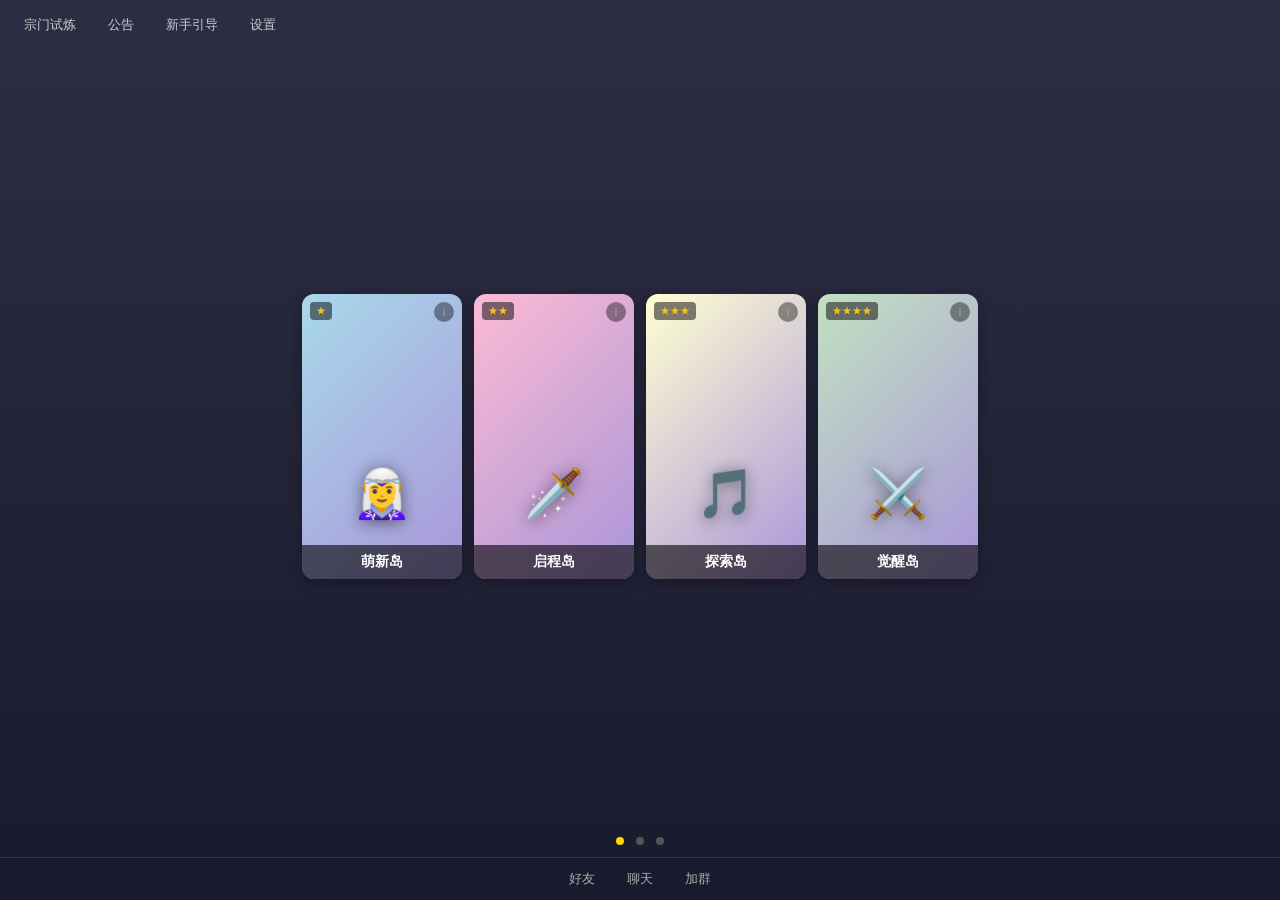
<file: index.html>
<!DOCTYPE html>
<html lang="zh-CN">
<head>
    <meta charset="UTF-8">
    <meta name="viewport" content="width=device-width, initial-scale=1.0, user-scalable=no">
    <title>修仙放置RPG</title>
    <link rel="stylesheet" href="css/style.css">
</head>
<body>
    <!-- Toast通知 -->
    <div id="toast-container"></div>

    <!-- 岛屿选择界面 -->
    <div id="island-select" class="screen active">
        <div class="island-header">
            <div class="header-tabs">
                <span class="tab">宗门试炼</span>
                <span class="tab">公告</span>
                <span class="tab">新手引导</span>
                <span class="tab" id="btn-settings-island">设置</span>
            </div>
        </div>
        <div class="island-cards" id="island-cards"></div>
        <div class="island-dots">
            <span class="dot active"></span>
            <span class="dot"></span>
            <span class="dot"></span>
        </div>
        <div class="island-footer">
            <div class="footer-btn">好友</div>
            <div class="footer-btn">聊天</div>
            <div class="footer-btn">加群</div>
        </div>
    </div>

    <!-- 加载界面 -->
    <div id="loading-screen" class="screen">
        <div class="loading-bg"></div>
        <div class="loading-bar">
            <div class="loading-fill"></div>
            <span class="loading-text">加载中...</span>
        </div>
    </div>

    <!-- 战斗界面 -->
    <div id="battle-screen" class="screen">
        <div class="battle-top">
            <div class="player-panel">
                <div class="player-avatar"><div class="avatar-img"></div></div>
                <div class="player-info">
                    <div class="player-name" id="player-name">修仙者</div>
                    <div class="player-realm" id="player-realm">练气期</div>
                    <div class="hp-bar-wrap">
                        <div class="hp-bar"><div class="hp-fill" id="hp-fill"></div></div>
                        <span class="hp-text" id="hp-text">336/336</span>
                    </div>
                    <div class="player-stats">
                        <div class="stat-row"><span>等级:</span><span id="stat-level">1</span></div>
                        <div class="stat-row"><span>攻击:</span><span id="stat-atk">10</span></div>
                        <div class="stat-row"><span>防御:</span><span id="stat-def">5</span></div>
                        <div class="stat-row"><span>回复:</span><span id="stat-rec">3</span></div>
                        <div class="stat-row"><span>攻速:</span><span id="stat-spd">100%</span></div>
                        <div class="stat-row"><span>回避:</span><span id="stat-eva">5%</span></div>
                        <div class="stat-row"><span>生命:</span><span id="stat-hp">336</span></div>
                    </div>
                </div>
            </div>
            <div class="system-panel">
                <div class="sys-row"><span>每攻击<span id="atk-interval">40</span>次</span><span id="atk-counter">0/40</span></div>
                <div class="sys-row"><span>每回复20次</span><span id="rec-counter">0/20</span></div>
                <div class="sys-row"><span>每20秒</span><span id="time-counter">0/20</span></div>
                <div class="evolve-bar">
                    <span id="evolve-text">1/10级可进化</span>
                    <div class="evolve-progress"><div class="evolve-fill" id="evolve-fill"></div></div>
                </div>
                <div class="gold-bar"><span>💰 <span id="gold-text">0</span></span></div>
                <div class="diamond-bar"><span>💎 <span id="diamond-text">0</span></span></div>
            </div>
        </div>

        <div class="battle-area" id="battle-area">
            <!-- 地图装饰层 -->
            <div class="map-bg" id="map-bg">
                <div class="map-grass"></div>
                <div class="map-path"></div>
                <div class="map-water" id="map-water"></div>
                <div class="map-decor" id="map-decor"></div>
            </div>
            <div class="zone-indicator" id="zone-indicator">
                <span class="zone-name" id="zone-name">灵草地</span>
                <span class="zone-level" id="zone-level">Lv.1</span>
            </div>
            <div class="battle-ground"></div>
            <!-- 攻击范围圈 -->
            <div class="range-circles" id="range-circles">
                <div class="range-circle range-melee"></div>
                <div class="range-circle range-ranged"></div>
            </div>
            <!-- 宝可梦风格角色 -->
            <div class="player-char" id="player-char">
                <div class="char-body">
                    <div class="char-ear char-ear-l"></div>
                    <div class="char-ear char-ear-r"></div>
                    <div class="char-head">
                        <div class="char-eye char-eye-l"></div>
                        <div class="char-eye char-eye-r"></div>
                        <div class="char-mouth"></div>
                        <div class="char-cheek char-cheek-l"></div>
                        <div class="char-cheek char-cheek-r"></div>
                        <div class="char-gem"></div>
                    </div>
                    <div class="char-torso">
                        <div class="char-belly"></div>
                    </div>
                    <div class="char-arm char-arm-l"></div>
                    <div class="char-arm char-arm-r"></div>
                    <div class="char-leg char-leg-l"></div>
                    <div class="char-leg char-leg-r"></div>
                    <div class="char-tail"></div>
                    <div class="char-aura" id="char-aura"></div>
                </div>
                <div class="char-shadow"></div>
            </div>
            <div id="monster-container"></div>
            <div id="float-text-container"></div>
            <div id="projectile-container"></div>
            <div id="particle-container"></div>
            <div id="slash-container"></div>
            <div class="fire-overlay" id="fire-overlay"></div>
            <!-- 虚拟摇杆 -->
            <div class="joystick" id="joystick">
                <div class="joystick-base">
                    <div class="joystick-knob" id="joystick-knob"></div>
                </div>
            </div>
            <div class="move-hint" id="move-hint">WASD / 方向键移动</div>
            <button class="fullscreen-btn" id="btn-fullscreen" title="全屏地图">⛶</button>
            <!-- 小地图 -->
            <div id="minimap"></div>
        </div>

        <div class="battle-bottom">
            <div class="action-bar">
                <div class="action-btn" id="btn-gacha"><div class="btn-icon">?</div><span>抽卡</span></div>
                <div class="action-btn" id="btn-character"><div class="btn-icon">👤</div><span>角色</span></div>
                <div class="action-btn" id="btn-talent"><div class="btn-icon star">★</div><span>天赋</span></div>
                <div class="action-btn" id="btn-skill"><div class="btn-icon">⚔</div><span>技能</span></div>
                <div class="action-btn" id="btn-pet"><div class="btn-icon">🐾</div><span>精灵</span></div>
                <div class="action-btn" id="btn-break"><div class="btn-icon">✦</div><span>突破</span></div>
                <div class="action-btn" id="btn-shop"><div class="btn-icon">🏠</div><span>商城</span></div>
            </div>
            <div class="combat-controls">
                <div class="auto-attack-wrap">
                    <label class="toggle">
                        <input type="checkbox" id="auto-attack" checked>
                        <span class="toggle-slider"></span>
                    </label>
                    <span>自动攻击</span>
                </div>
                <div class="potion-btn" id="btn-potion" title="使用药水恢复40%生命">
                    <span class="potion-icon">🧪</span>
                    <span class="potion-count" id="potion-count">3</span>
                </div>
                <div class="skill-buttons">
                    <button class="skill-btn" id="btn-skill-1" data-skill="0">
                        <div class="skill-icon fire">🔥</div>
                        <span class="skill-cd" id="skill-cd-0">0.0</span>
                    </button>
                    <button class="skill-btn locked" id="btn-skill-2" data-skill="1">
                        <div class="skill-icon ice">❄</div>
                        <span class="skill-cd" id="skill-cd-1">🔒</span>
                    </button>
                    <button class="skill-btn locked" id="btn-skill-3" data-skill="2">
                        <div class="skill-icon heal">💚</div>
                        <span class="skill-cd" id="skill-cd-2">🔒</span>
                    </button>
                    <button class="skill-btn locked" id="btn-skill-4" data-skill="3">
                        <div class="skill-icon thunder">⚡</div>
                        <span class="skill-cd" id="skill-cd-3">🔒</span>
                    </button>
                </div>
            </div>
        </div>
        <div class="timer-bar">
            <span>剩余时间: <span id="remain-time">12000</span></span>
            <span class="kill-count">击杀: <span id="kill-count">0</span></span>
        </div>
    </div>

    <!-- 卡牌选择弹窗 -->
    <div id="card-select-modal" class="modal">
        <div class="modal-overlay"></div>
        <div class="card-select-content">
            <h2 class="card-select-title">选择一个卡片</h2>
            <div class="card-options" id="card-options"></div>
            <div class="card-actions">
                <button class="auto-select-btn" id="btn-auto-select">✓ 自动连选</button>
            </div>
        </div>
    </div>

    <!-- 进化弹窗 -->
    <div id="evolve-modal" class="modal">
        <div class="modal-overlay"></div>
        <div class="evolve-content">
            <h2 id="evolve-title">进化成功！</h2>
            <div class="evolve-effect"></div>
            <p id="evolve-desc"></p>
            <button class="confirm-btn" id="btn-evolve-ok">确定</button>
        </div>
    </div>

    <!-- 精灵系统弹窗 -->
    <div id="pet-modal" class="modal">
        <div class="modal-overlay" data-close="pet-modal"></div>
        <div class="pet-content">
            <div class="modal-header">
                <h2>精灵图鉴</h2>
                <span class="pet-points">精灵积分: <span id="pet-points">0</span></span>
                <button class="modal-close" data-close="pet-modal">✕</button>
            </div>
            <div class="pet-grid" id="pet-grid"></div>
        </div>
    </div>

    <!-- 核心卡弹窗 -->
    <div id="corecard-modal" class="modal">
        <div class="modal-overlay" data-close="corecard-modal"></div>
        <div class="corecard-content">
            <div class="modal-header">
                <h2>核心卡</h2>
                <button class="modal-close" data-close="corecard-modal">✕</button>
            </div>
            <div class="corecard-grid" id="corecard-grid"></div>
        </div>
    </div>

    <!-- 抽卡弹窗 -->
    <div id="gacha-modal" class="modal">
        <div class="modal-overlay" data-close="gacha-modal"></div>
        <div class="gacha-content">
            <div class="modal-header">
                <h2>命运抽卡</h2>
                <span>💰 <span id="gacha-gold">0</span></span>
                <button class="modal-close" data-close="gacha-modal">✕</button>
            </div>
            <div class="gacha-display" id="gacha-display">
                <div class="gacha-pack">
                    <div class="pack-glow"></div>
                    <div class="pack-card">?</div>
                </div>
            </div>
            <div class="gacha-buttons">
                <button class="gacha-btn single" id="btn-gacha-1">单抽 ×1<br><small>100金币</small></button>
                <button class="gacha-btn multi" id="btn-gacha-10">十连抽<br><small>900金币</small></button>
            </div>
            <div class="gacha-pity">保底: <span id="gacha-pity">0</span>/30</div>
            <div class="gacha-results" id="gacha-results"></div>
        </div>
    </div>

    <!-- 商城弹窗 -->
    <div id="shop-modal" class="modal">
        <div class="modal-overlay" data-close="shop-modal"></div>
        <div class="shop-content">
            <div class="modal-header">
                <h2>商城</h2>
                <span>💎 <span id="shop-diamonds">0</span></span>
                <button class="modal-close" data-close="shop-modal">✕</button>
            </div>
            <div class="shop-cards" id="shop-cards">
                <div class="shop-card" id="shop-daily">
                    <div class="shop-card-header daily">每日福利</div>
                    <div class="shop-card-icon">🍀</div>
                    <div class="shop-card-desc">每日免费领取20体力</div>
                    <button class="shop-btn claim" id="btn-daily-claim">领取</button>
                </div>
                <div class="shop-card" id="shop-monthly">
                    <div class="shop-card-header monthly">月卡</div>
                    <div class="shop-badge">5000%回馈</div>
                    <div class="shop-card-icon">🌙</div>
                    <ul class="shop-card-benefits">
                        <li>·经验获取+30%</li>
                        <li>·3选1可刷新1次</li>
                        <li>·寿命+2400秒</li>
                    </ul>
                    <button class="shop-btn buy" id="btn-buy-monthly">💎 300</button>
                </div>
                <div class="shop-card" id="shop-lifetime">
                    <div class="shop-card-header lifetime">终身卡</div>
                    <div class="shop-badge ultra">70000%回馈</div>
                    <div class="shop-card-icon">☀️</div>
                    <ul class="shop-card-benefits">
                        <li>·金币获取+30%</li>
                        <li>·金币3选1可刷新</li>
                        <li>·寿命+2400秒</li>
                    </ul>
                    <button class="shop-btn buy" id="btn-buy-lifetime">💎 980</button>
                </div>
            </div>
            <div class="shop-combo" id="shop-combo">
                <span>异界行者</span>
                <small>激活月卡+终身卡获得专属称号，攻击+1000</small>
                <span class="combo-status" id="combo-status">未激活</span>
            </div>
        </div>
    </div>

    <!-- 天赋弹窗 -->
    <div id="talent-modal" class="modal">
        <div class="modal-overlay" data-close="talent-modal"></div>
        <div class="talent-content">
            <div class="modal-header">
                <h2>天赋树</h2>
                <span>天赋点: <span id="talent-points">0</span></span>
                <button class="modal-close" data-close="talent-modal">✕</button>
            </div>
            <div class="talent-tabs">
                <button class="talent-tab active" data-branch="attack">攻击</button>
                <button class="talent-tab" data-branch="defense">防御</button>
                <button class="talent-tab" data-branch="support">辅助</button>
            </div>
            <div class="talent-tree" id="talent-tree"></div>
        </div>
    </div>

    <!-- 技能弹窗 -->
    <div id="skill-modal" class="modal">
        <div class="modal-overlay" data-close="skill-modal"></div>
        <div class="skill-content">
            <div class="modal-header">
                <h2>技能列表</h2>
                <button class="modal-close" data-close="skill-modal">✕</button>
            </div>
            <div class="skill-list" id="skill-list"></div>
        </div>
    </div>

    <!-- 设置弹窗 -->
    <div id="settings-modal" class="modal">
        <div class="modal-overlay" data-close="settings-modal"></div>
        <div class="settings-content">
            <div class="modal-header">
                <h2>设置</h2>
                <button class="modal-close" data-close="settings-modal">✕</button>
            </div>
            <div class="settings-list">
                <div class="settings-row">
                    <span>自动存档</span>
                    <span class="settings-val" id="autosave-status">每30秒</span>
                </div>
                <div class="settings-row">
                    <button class="settings-btn" id="btn-save">手动存档</button>
                    <button class="settings-btn" id="btn-load">读取存档</button>
                </div>
                <div class="settings-row">
                    <button class="settings-btn danger" id="btn-reset">重置游戏</button>
                </div>
            </div>
        </div>
    </div>

    <!-- 角色详情弹窗 -->
    <div id="character-modal" class="modal">
        <div class="modal-overlay"></div>
        <div class="character-content">
            <div class="modal-header">
                <h2>角色详情</h2>
                <button class="modal-close" id="char-detail-close">✕</button>
            </div>
            <div class="char-detail-body">
                <div class="char-detail-left">
                    <div class="char-detail-avatar">
                        <div class="char-detail-char">
                            <div class="char-head" style="width:36px;height:32px;border-radius:50% 50% 45% 45%;background:linear-gradient(180deg,#60a5fa,#3b82f6);margin:0 auto;position:relative;">
                                <div style="position:absolute;top:6px;left:5px;width:8px;height:10px;background:#fff;border-radius:50%;box-shadow:inset 0 0 0 2px #333;"></div>
                                <div style="position:absolute;top:6px;right:5px;width:8px;height:10px;background:#fff;border-radius:50%;box-shadow:inset 0 0 0 2px #333;"></div>
                                <div style="position:absolute;bottom:2px;left:50%;transform:translateX(-50%);width:4px;height:2px;border-bottom:2px solid #333;border-radius:0 0 50% 50%;"></div>
                                <div style="position:absolute;top:0;left:50%;transform:translateX(-50%);width:5px;height:5px;border-radius:50%;background:radial-gradient(circle at 35% 35%,#f0abfc,#a855f7);box-shadow:0 0 4px #c084fc;"></div>
                            </div>
                            <div style="width:30px;height:20px;border-radius:40% 40% 50% 50%;background:linear-gradient(180deg,#3b82f6,#2563eb);margin:0 auto;"></div>
                        </div>
                    </div>
                    <div class="char-detail-basic">
                        <div class="cd-name" id="char-detail-name">修仙者</div>
                        <div class="cd-realm" id="char-detail-realm">练气期</div>
                        <div class="cd-level" id="char-detail-level">等级 1</div>
                        <div class="cd-evolve" id="char-detail-evolve">练气期 (0转)</div>
                    </div>
                </div>
                <div class="char-detail-stats">
                    <div class="cd-stat-row"><span>❤️ 生命</span><span id="char-detail-hp">336 / 336</span></div>
                    <div class="cd-stat-row"><span>⚔️ 攻击</span><span id="char-detail-atk">10 (基础 10)</span></div>
                    <div class="cd-stat-row"><span>🛡️ 防御</span><span id="char-detail-def">5 (基础 5)</span></div>
                    <div class="cd-stat-row"><span>💚 回复</span><span id="char-detail-rec">3</span></div>
                    <div class="cd-stat-row"><span>⚡ 攻速</span><span id="char-detail-spd">100%</span></div>
                    <div class="cd-stat-row"><span>💨 回避</span><span id="char-detail-eva">5%</span></div>
                    <div class="cd-stat-row"><span>💰 金币</span><span id="char-detail-gold">0</span></div>
                    <div class="cd-stat-row"><span>💎 钻石</span><span id="char-detail-diamonds">50</span></div>
                    <div class="cd-stat-row"><span>💀 击杀数</span><span id="char-detail-kills">0</span></div>
                </div>
                <div class="char-detail-equip-section">
                    <div class="cd-equip-title">装备</div>
                    <div id="char-detail-equipment"></div>
                </div>
                <button class="cd-close-btn" id="btn-char-detail">关闭</button>
            </div>
        </div>
    </div>

    <script src="js/game.js"></script>
    <script src="js/pet.js"></script>
    <script src="js/corecard.js"></script>
    <script src="js/gacha.js"></script>
    <script src="js/shop.js"></script>
    <script src="js/talent.js"></script>
</body>
</html>
</file>
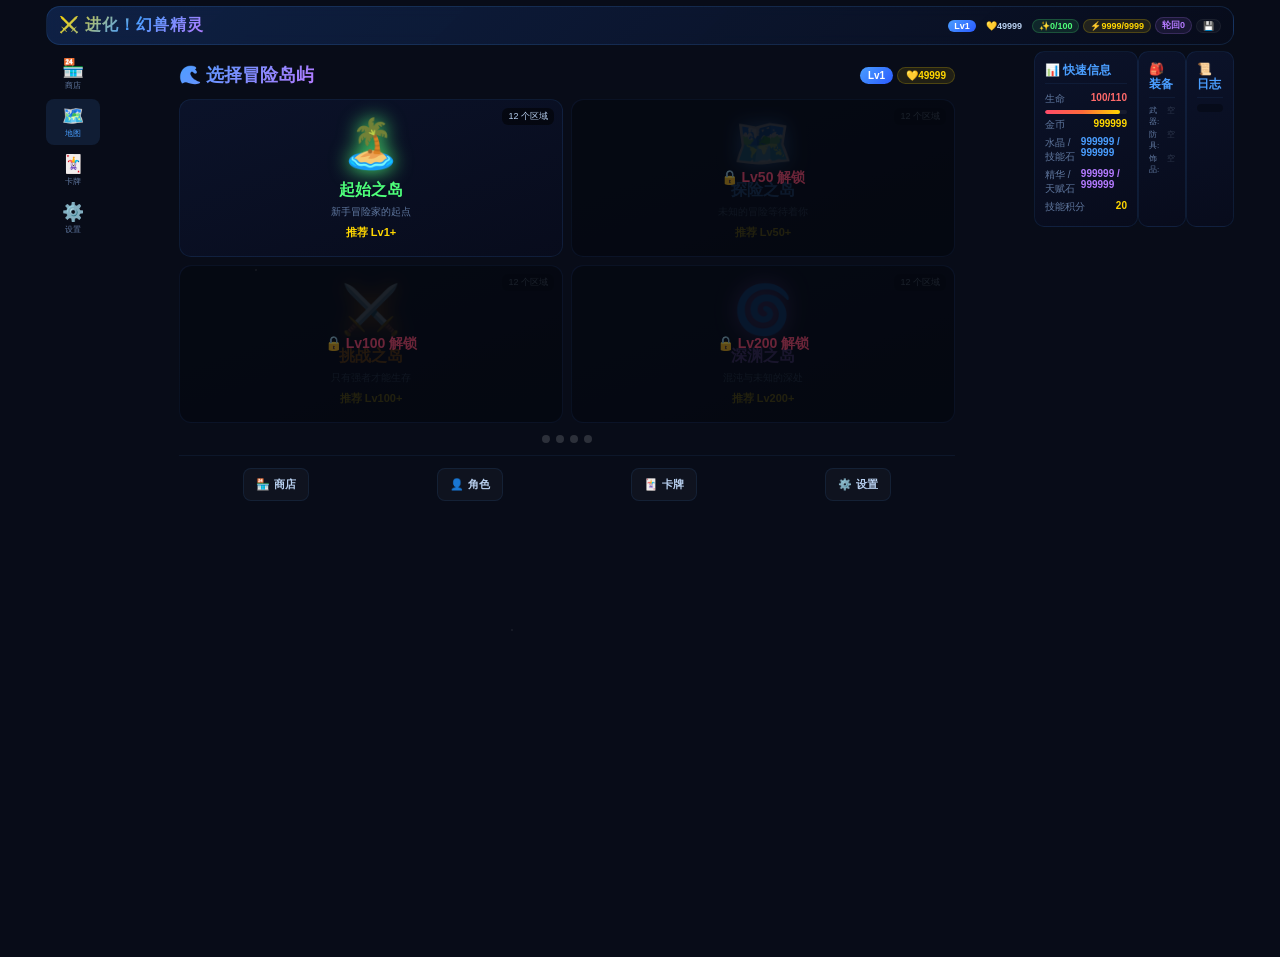
<file: evo-beast-pet/index.html>
<!DOCTYPE html>
<html lang="zh-CN">
<head>
  <meta charset="UTF-8" />
  <meta name="viewport" content="width=device-width, initial-scale=1.0, user-scalable=no, maximum-scale=1" />
  <title>进化！幻兽精灵</title>
  <script type="module" crossorigin src="./assets/index-CM42ama3.js"></script>
  <link rel="stylesheet" crossorigin href="./assets/index-DvsO6WQt.css">
</head>
<body>
  <div id="app"></div>
</body>
</html>
</file>
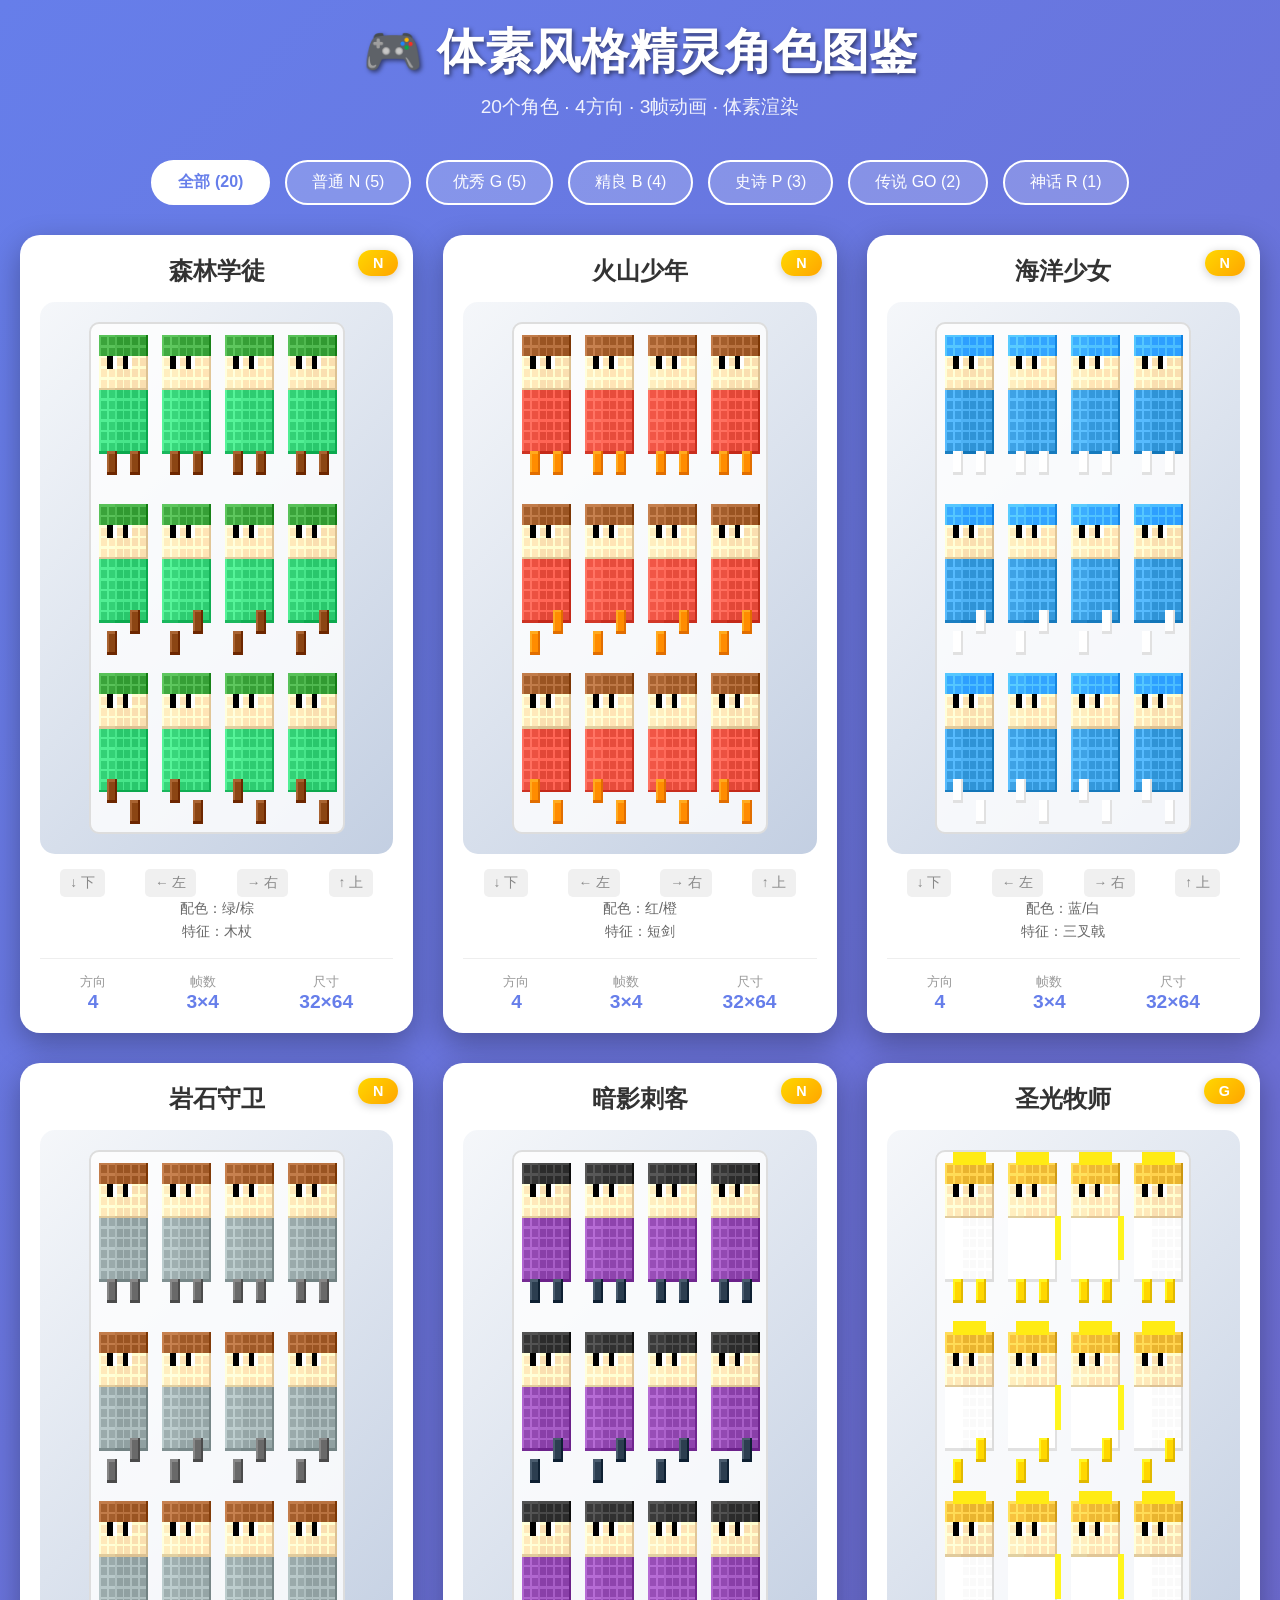
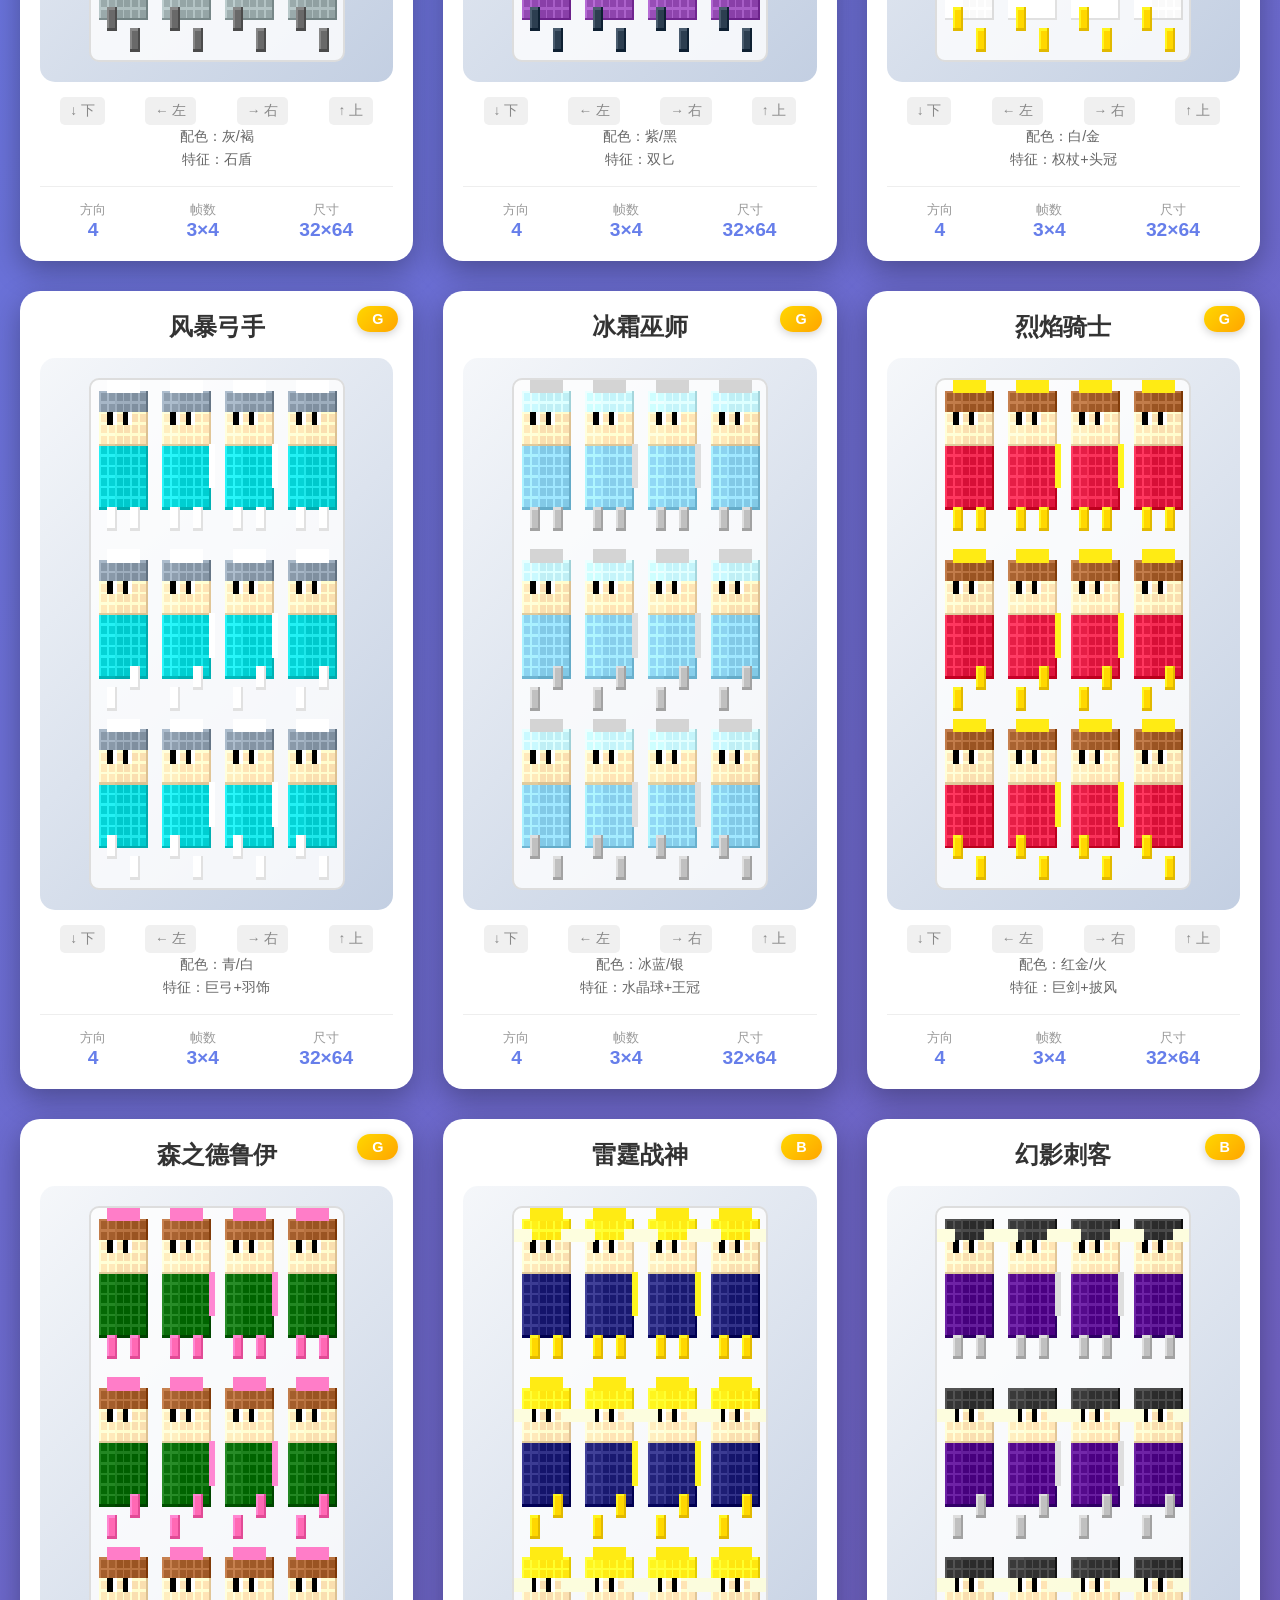
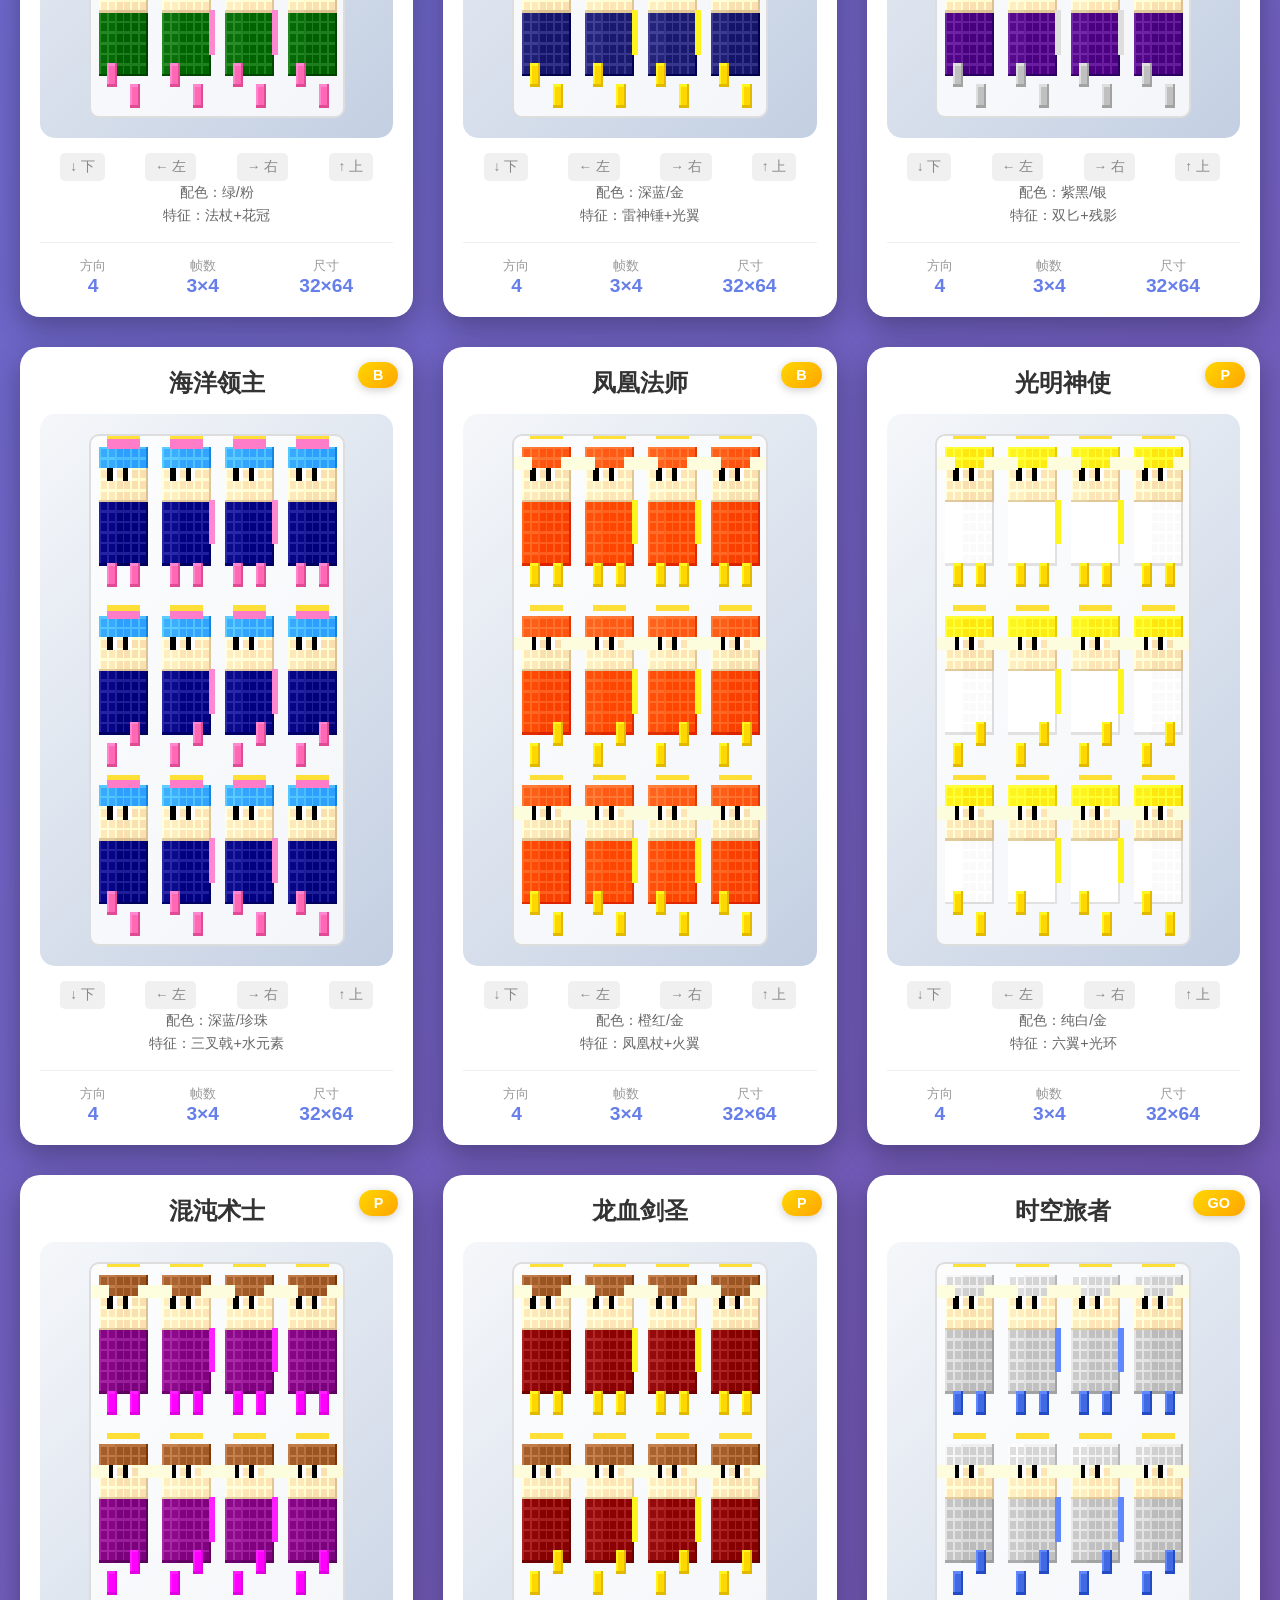
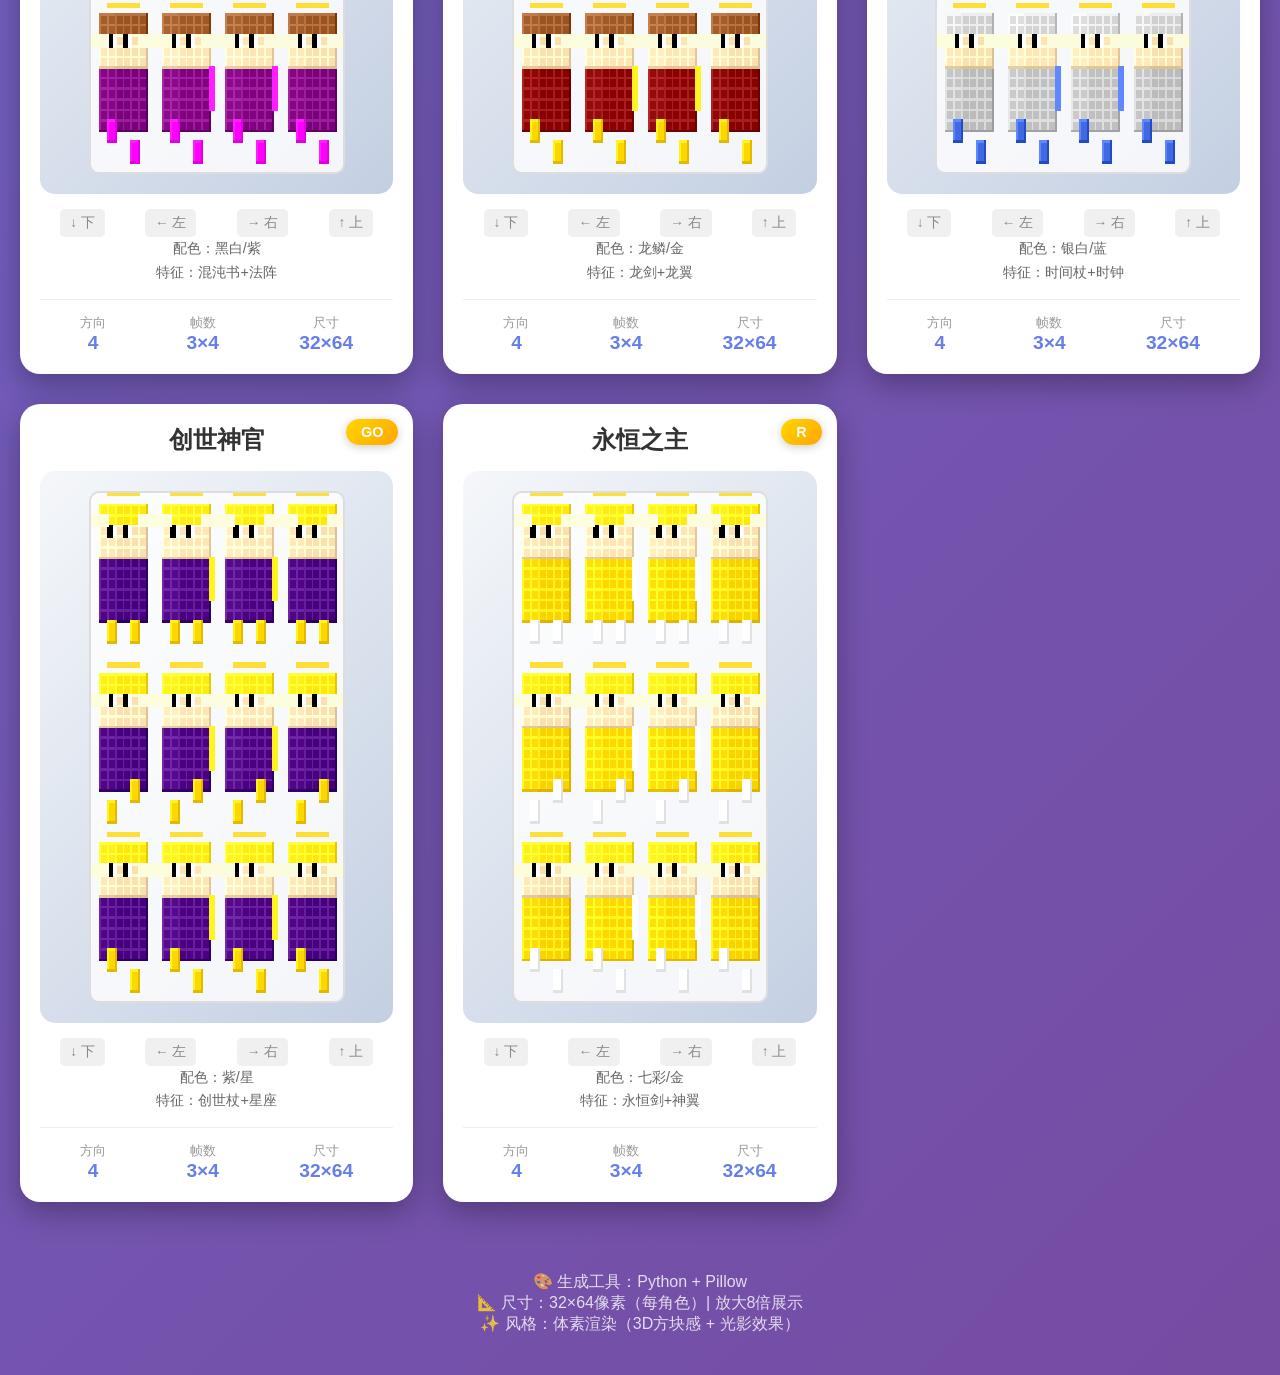
<file: evo-beast-pet/spirits_viewer.html>
<!DOCTYPE html>
<html lang="zh-CN">
<head>
    <meta charset="UTF-8">
    <meta name="viewport" content="width=device-width, initial-scale=1.0">
    <title>体素风格精灵角色图鉴</title>
    <style>
        * {
            margin: 0;
            padding: 0;
            box-sizing: border-box;
        }
        
        body {
            font-family: 'Microsoft YaHei', sans-serif;
            background: linear-gradient(135deg, #667eea 0%, #764ba2 100%);
            min-height: 100vh;
            padding: 20px;
        }
        
        .container {
            max-width: 1400px;
            margin: 0 auto;
        }
        
        h1 {
            text-align: center;
            color: white;
            font-size: 3em;
            margin-bottom: 10px;
            text-shadow: 2px 2px 4px rgba(0,0,0,0.5);
        }
        
        .subtitle {
            text-align: center;
            color: rgba(255,255,255,0.9);
            font-size: 1.2em;
            margin-bottom: 40px;
        }
        
        .spirits-grid {
            display: grid;
            grid-template-columns: repeat(auto-fill, minmax(300px, 1fr));
            gap: 30px;
            margin-top: 30px;
        }
        
        .spirit-card {
            background: white;
            border-radius: 20px;
            padding: 20px;
            box-shadow: 0 10px 30px rgba(0,0,0,0.3);
            transition: transform 0.3s, box-shadow 0.3s;
            position: relative;
            overflow: hidden;
        }
        
        .spirit-card:hover {
            transform: translateY(-10px);
            box-shadow: 0 20px 40px rgba(0,0,0,0.4);
        }
        
        .rarity-badge {
            position: absolute;
            top: 15px;
            right: 15px;
            background: linear-gradient(135deg, #FFD700, #FFA500);
            color: white;
            padding: 5px 15px;
            border-radius: 20px;
            font-size: 0.9em;
            font-weight: bold;
            box-shadow: 0 2px 10px rgba(0,0,0,0.2);
        }
        
        .spirit-name {
            font-size: 1.5em;
            font-weight: bold;
            color: #333;
            margin-bottom: 15px;
            text-align: center;
        }
        
        .sprite-container {
            background: linear-gradient(135deg, #f5f7fa 0%, #c3cfe2 100%);
            border-radius: 15px;
            padding: 20px;
            margin-bottom: 15px;
            display: flex;
            justify-content: center;
            align-items: center;
            min-height: 200px;
        }
        
        .sprite-sheet {
            image-rendering: pixelated;
            image-rendering: crisp-edges;
            width: 256px;  /* 放大8倍 */
            height: 512px;
            border: 2px solid #ddd;
            border-radius: 10px;
            background: rgba(255,255,255,0.8);
        }
        
        .spirit-info {
            text-align: center;
            color: #666;
            font-size: 0.9em;
            line-height: 1.6;
        }
        
        .direction-labels {
            display: flex;
            justify-content: space-around;
            margin-top: 10px;
            font-size: 0.85em;
            color: #888;
        }
        
        .direction-label {
            padding: 5px 10px;
            background: #f0f0f0;
            border-radius: 5px;
        }
        
        .stats {
            display: flex;
            justify-content: space-around;
            margin-top: 15px;
            padding-top: 15px;
            border-top: 1px solid #eee;
        }
        
        .stat {
            text-align: center;
        }
        
        .stat-label {
            font-size: 0.8em;
            color: #999;
        }
        
        .stat-value {
            font-size: 1.2em;
            font-weight: bold;
            color: #667eea;
        }
        
        .filter-bar {
            display: flex;
            justify-content: center;
            gap: 15px;
            margin-bottom: 30px;
            flex-wrap: wrap;
        }
        
        .filter-btn {
            padding: 10px 25px;
            border: 2px solid white;
            background: rgba(255,255,255,0.2);
            color: white;
            border-radius: 25px;
            cursor: pointer;
            transition: all 0.3s;
            font-size: 1em;
        }
        
        .filter-btn:hover {
            background: rgba(255,255,255,0.3);
            transform: scale(1.05);
        }
        
        .filter-btn.active {
            background: white;
            color: #667eea;
            font-weight: bold;
        }
        
        .footer {
            text-align: center;
            color: white;
            margin-top: 50px;
            padding: 20px;
            opacity: 0.8;
        }
    </style>
</head>
<body>
    <div class="container">
        <h1>🎮 体素风格精灵角色图鉴</h1>
        <p class="subtitle">20个角色 · 4方向 · 3帧动画 · 体素渲染</p>
        
        <div class="filter-bar">
            <button class="filter-btn active" onclick="filterSpirits('all')">全部 (20)</button>
            <button class="filter-btn" onclick="filterSpirits('normal')">普通 N (5)</button>
            <button class="filter-btn" onclick="filterSpirits('good')">优秀 G (5)</button>
            <button class="filter-btn" onclick="filterSpirits('elite')">精良 B (4)</button>
            <button class="filter-btn" onclick="filterSpirits('epic')">史诗 P (3)</button>
            <button class="filter-btn" onclick="filterSpirits('legend')">传说 GO (2)</button>
            <button class="filter-btn" onclick="filterSpirits('mythic')">神话 R (1)</button>
        </div>
        
        <div class="spirits-grid" id="spiritsGrid">
            <!-- 精灵卡片将通过JavaScript动态生成 -->
        </div>
        
        <div class="footer">
            <p>🎨 生成工具：Python + Pillow</p>
            <p>📐 尺寸：32×64像素（每角色）| 放大8倍展示</p>
            <p>✨ 风格：体素渲染（3D方块感 + 光影效果）</p>
        </div>
    </div>
    
    <script>
        // 20个角色数据
        const spirits = [
            {id: 1, name: '森林学徒', rarity: 'normal', rarityLabel: 'N', colors: '绿/棕', features: '木杖'},
            {id: 2, name: '火山少年', rarity: 'normal', rarityLabel: 'N', colors: '红/橙', features: '短剑'},
            {id: 3, name: '海洋少女', rarity: 'normal', rarityLabel: 'N', colors: '蓝/白', features: '三叉戟'},
            {id: 4, name: '岩石守卫', rarity: 'normal', rarityLabel: 'N', colors: '灰/褐', features: '石盾'},
            {id: 5, name: '暗影刺客', rarity: 'normal', rarityLabel: 'N', colors: '紫/黑', features: '双匕'},
            {id: 6, name: '圣光牧师', rarity: 'good', rarityLabel: 'G', colors: '白/金', features: '权杖+头冠'},
            {id: 7, name: '风暴弓手', rarity: 'good', rarityLabel: 'G', colors: '青/白', features: '巨弓+羽饰'},
            {id: 8, name: '冰霜巫师', rarity: 'good', rarityLabel: 'G', colors: '冰蓝/银', features: '水晶球+王冠'},
            {id: 9, name: '烈焰骑士', rarity: 'good', rarityLabel: 'G', colors: '红金/火', features: '巨剑+披风'},
            {id: 10, name: '森之德鲁伊', rarity: 'good', rarityLabel: 'G', colors: '绿/粉', features: '法杖+花冠'},
            {id: 11, name: '雷霆战神', rarity: 'elite', rarityLabel: 'B', colors: '深蓝/金', features: '雷神锤+光翼'},
            {id: 12, name: '幻影刺客', rarity: 'elite', rarityLabel: 'B', colors: '紫黑/银', features: '双匕+残影'},
            {id: 13, name: '海洋领主', rarity: 'elite', rarityLabel: 'B', colors: '深蓝/珍珠', features: '三叉戟+水元素'},
            {id: 14, name: '凤凰法师', rarity: 'elite', rarityLabel: 'B', colors: '橙红/金', features: '凤凰杖+火翼'},
            {id: 15, name: '光明神使', rarity: 'epic', rarityLabel: 'P', colors: '纯白/金', features: '六翼+光环'},
            {id: 16, name: '混沌术士', rarity: 'epic', rarityLabel: 'P', colors: '黑白/紫', features: '混沌书+法阵'},
            {id: 17, name: '龙血剑圣', rarity: 'epic', rarityLabel: 'P', colors: '龙鳞/金', features: '龙剑+龙翼'},
            {id: 18, name: '时空旅者', rarity: 'legend', rarityLabel: 'GO', colors: '银白/蓝', features: '时间杖+时钟'},
            {id: 19, name: '创世神官', rarity: 'legend', rarityLabel: 'GO', colors: '紫/星', features: '创世杖+星座'},
            {id: 20, name: '永恒之主', rarity: 'mythic', rarityLabel: 'R', colors: '七彩/金', features: '永恒剑+神翼'}
        ];
        
        // 渲染精灵卡片
        function renderSpirits(filter = 'all') {
            const grid = document.getElementById('spiritsGrid');
            grid.innerHTML = '';
            
            const filtered = filter === 'all' ? spirits : spirits.filter(s => s.rarity === filter);
            
            filtered.forEach(spirit => {
                const card = document.createElement('div');
                card.className = 'spirit-card';
                card.dataset.rarity = spirit.rarity;
                
                card.innerHTML = `
                    <div class="rarity-badge">${spirit.rarityLabel}</div>
                    <div class="spirit-name">${spirit.name}</div>
                    <div class="sprite-container">
                        <img class="sprite-sheet" 
                             src="sprites/spirit_${String(spirit.id).padStart(2, '0')}_${spirit.name}.png" 
                             alt="${spirit.name}"
                             onerror="this.src='data:image/svg+xml,<svg xmlns=%22http://www.w3.org/2000/svg%22 viewBox=%220 0 256 512%22><text y=%2250%25%22 font-size=%2220%22>🎮</text></svg>'">
                    </div>
                    <div class="direction-labels">
                        <span class="direction-label">↓ 下</span>
                        <span class="direction-label">← 左</span>
                        <span class="direction-label">→ 右</span>
                        <span class="direction-label">↑ 上</span>
                    </div>
                    <div class="spirit-info">
                        <p>配色：${spirit.colors}</p>
                        <p>特征：${spirit.features}</p>
                    </div>
                    <div class="stats">
                        <div class="stat">
                            <div class="stat-label">方向</div>
                            <div class="stat-value">4</div>
                        </div>
                        <div class="stat">
                            <div class="stat-label">帧数</div>
                            <div class="stat-value">3×4</div>
                        </div>
                        <div class="stat">
                            <div class="stat-label">尺寸</div>
                            <div class="stat-value">32×64</div>
                        </div>
                    </div>
                `;
                
                grid.appendChild(card);
            });
        }
        
        // 筛选功能
        function filterSpirits(rarity) {
            // 更新按钮状态
            document.querySelectorAll('.filter-btn').forEach(btn => {
                btn.classList.remove('active');
            });
            event.target.classList.add('active');
            
            // 渲染筛选后的精灵
            renderSpirits(rarity);
        }
        
        // 页面加载时渲染所有精灵
        window.onload = function() {
            renderSpirits('all');
        };
    </script>
</body>
</html>
</file>
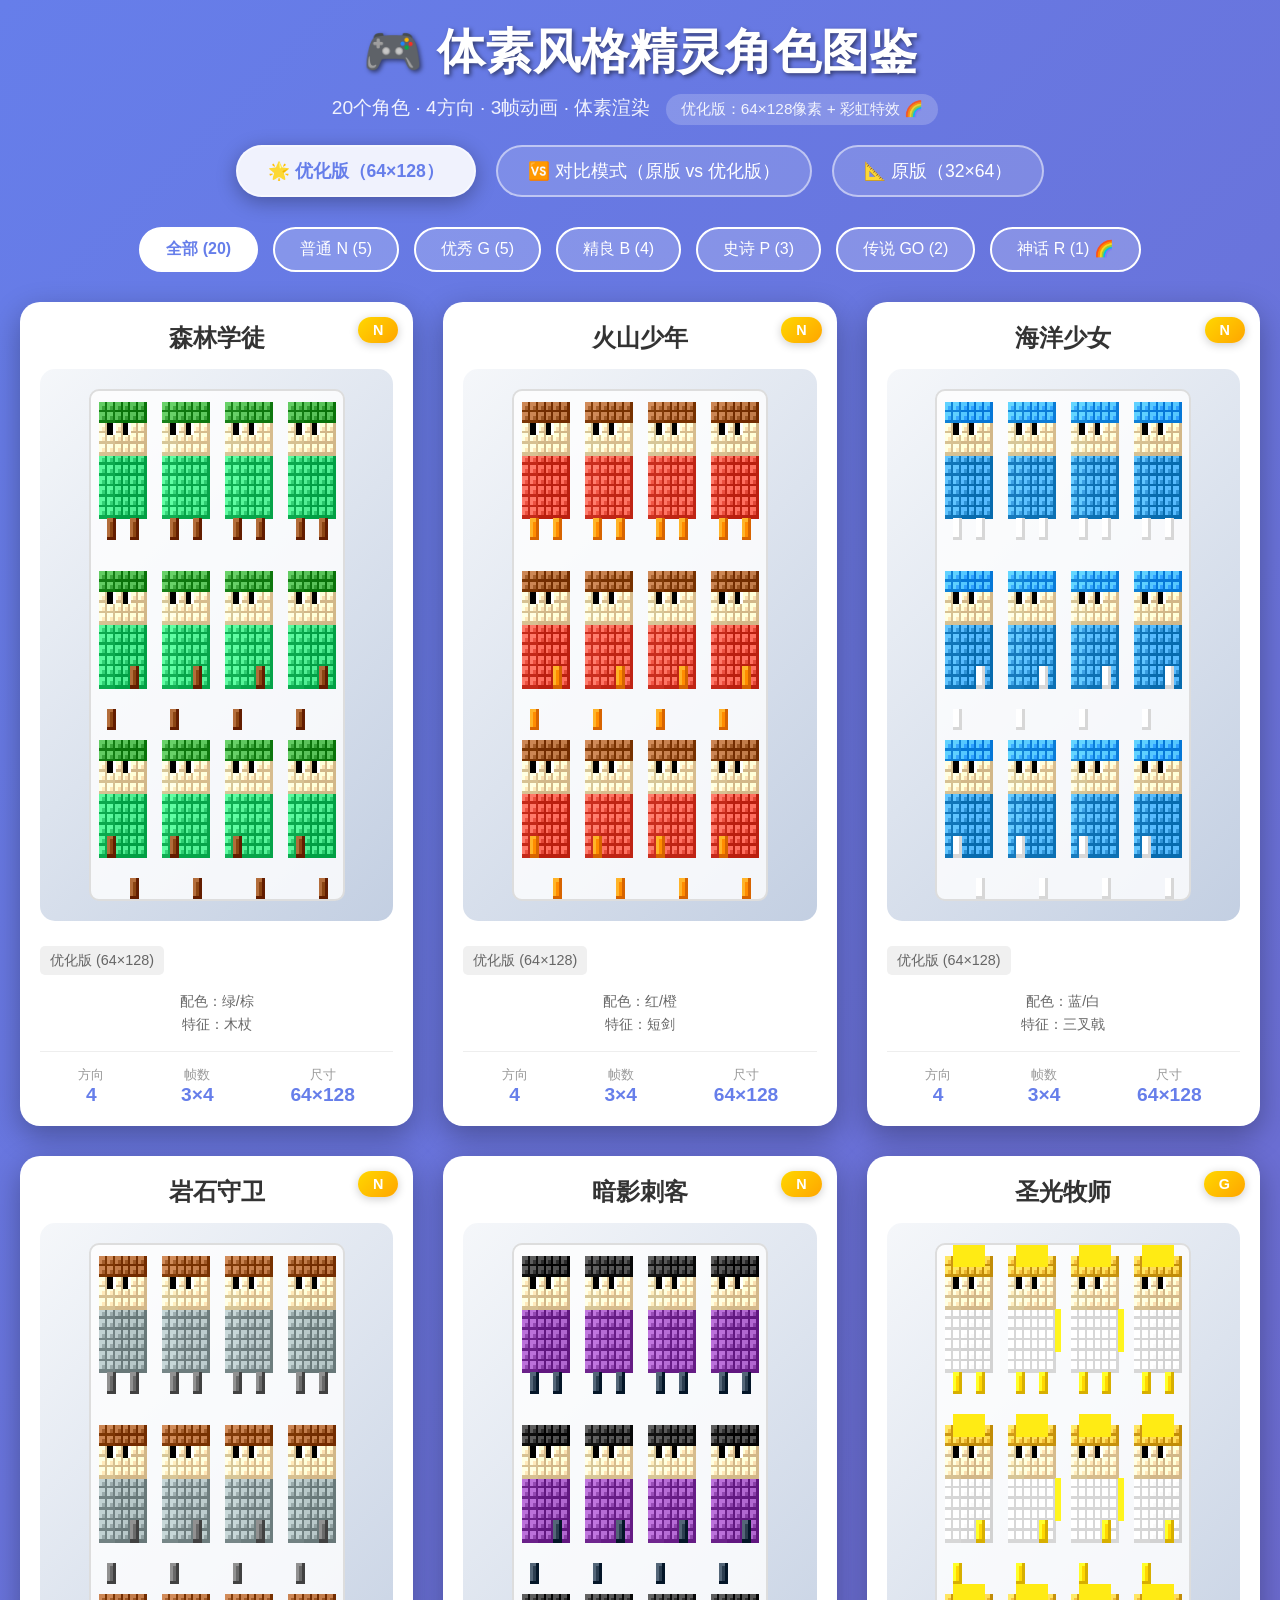
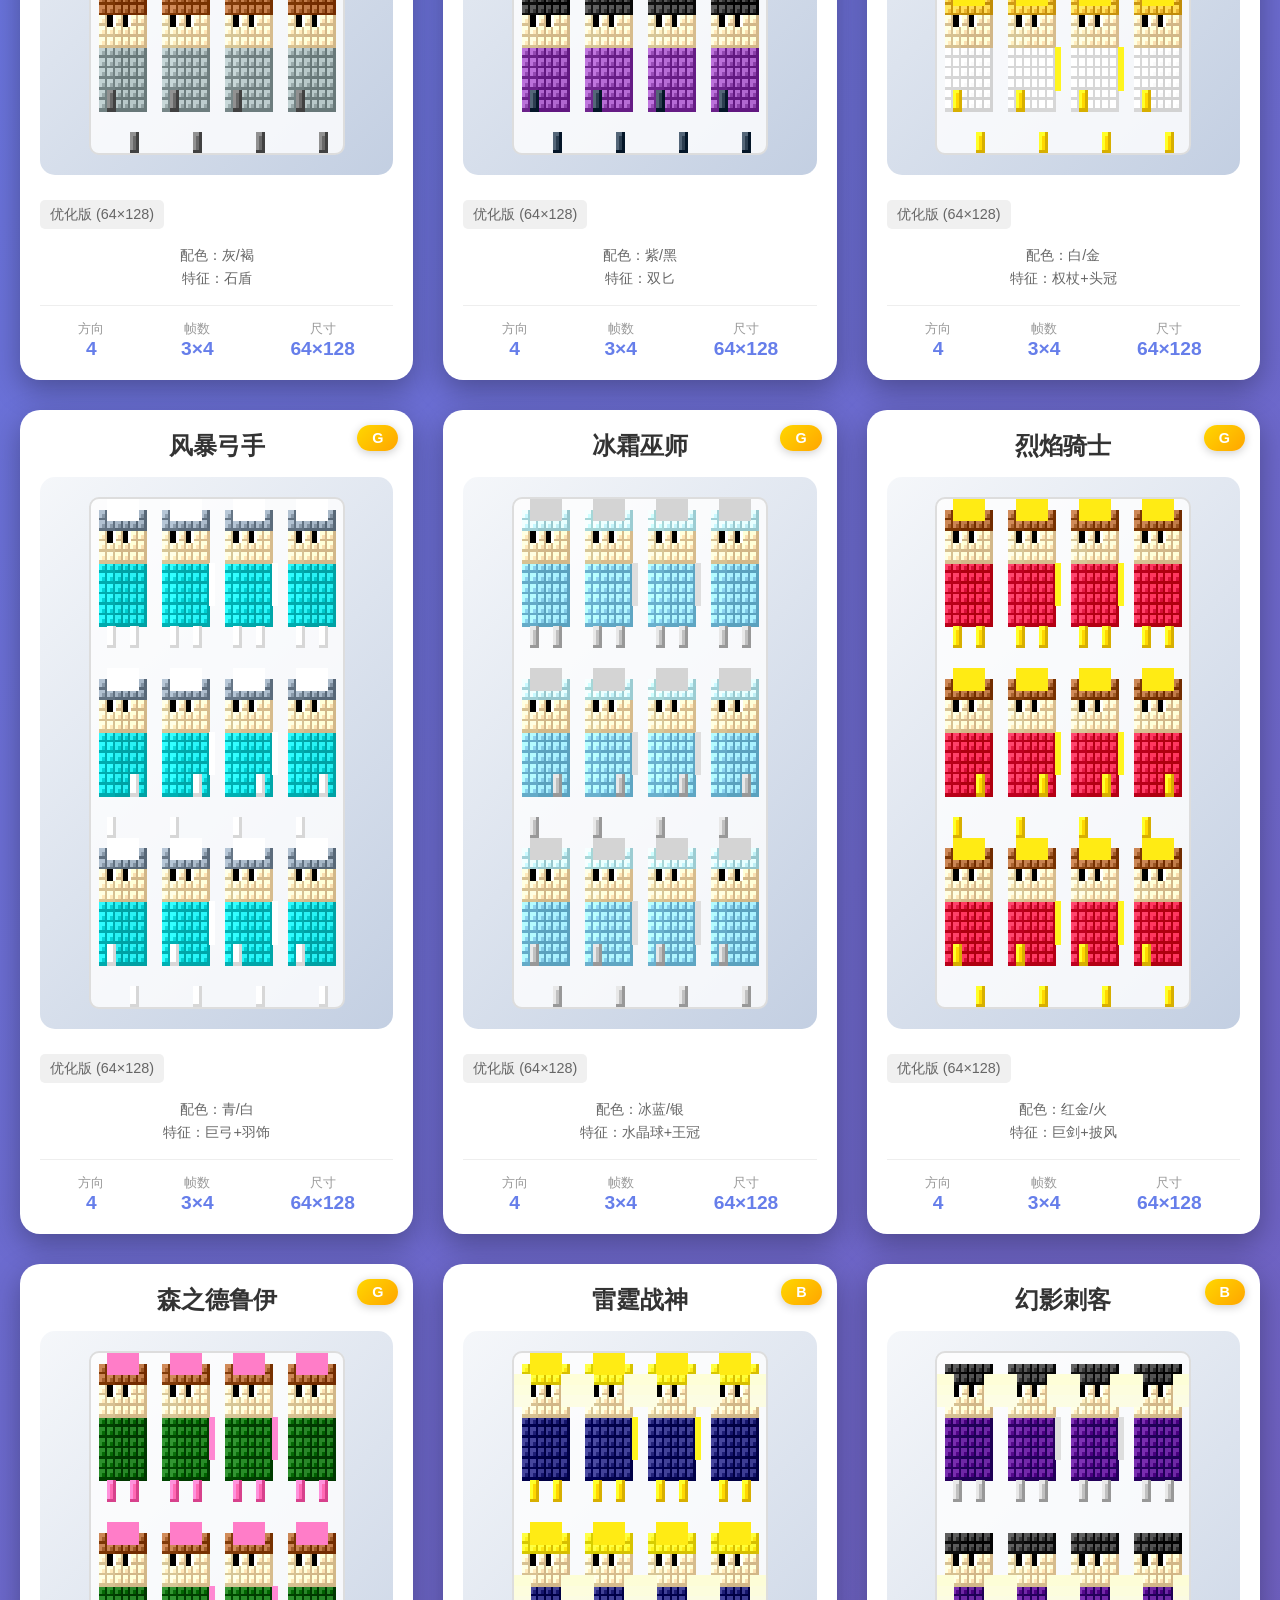
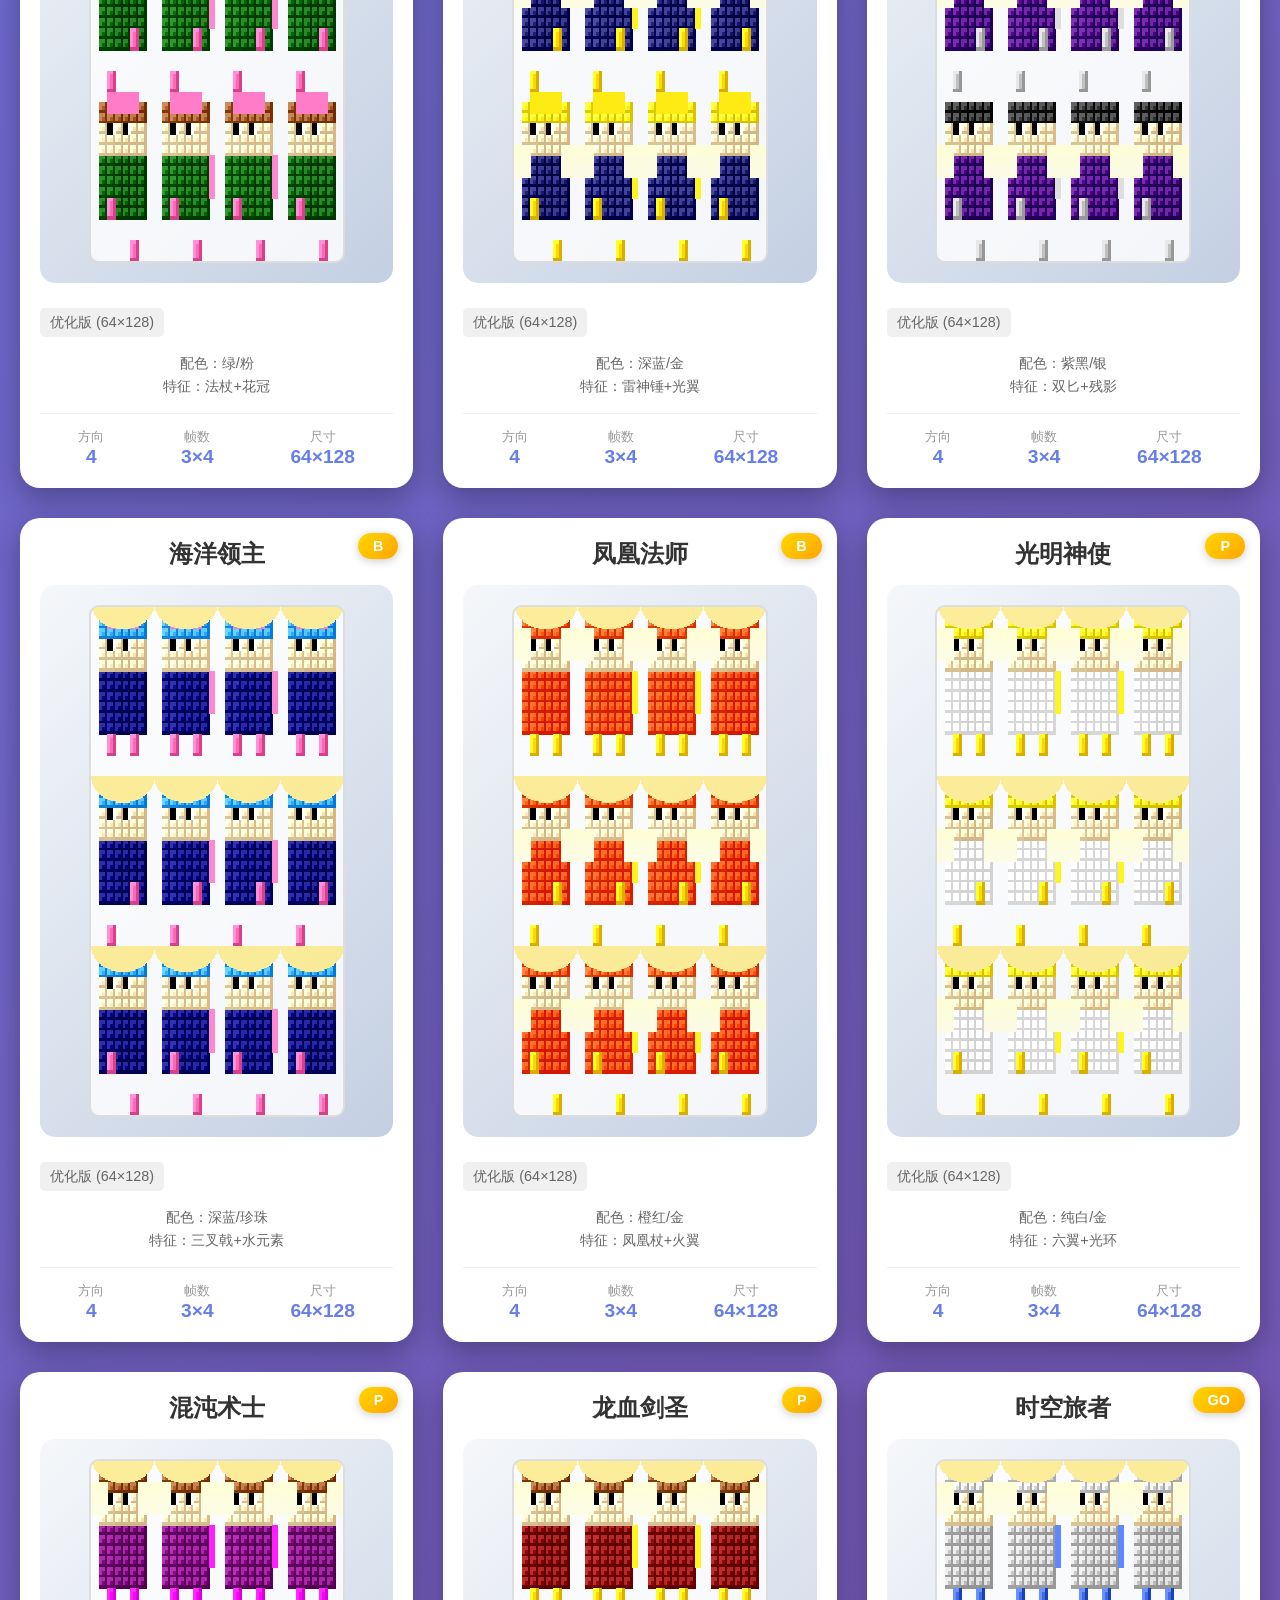
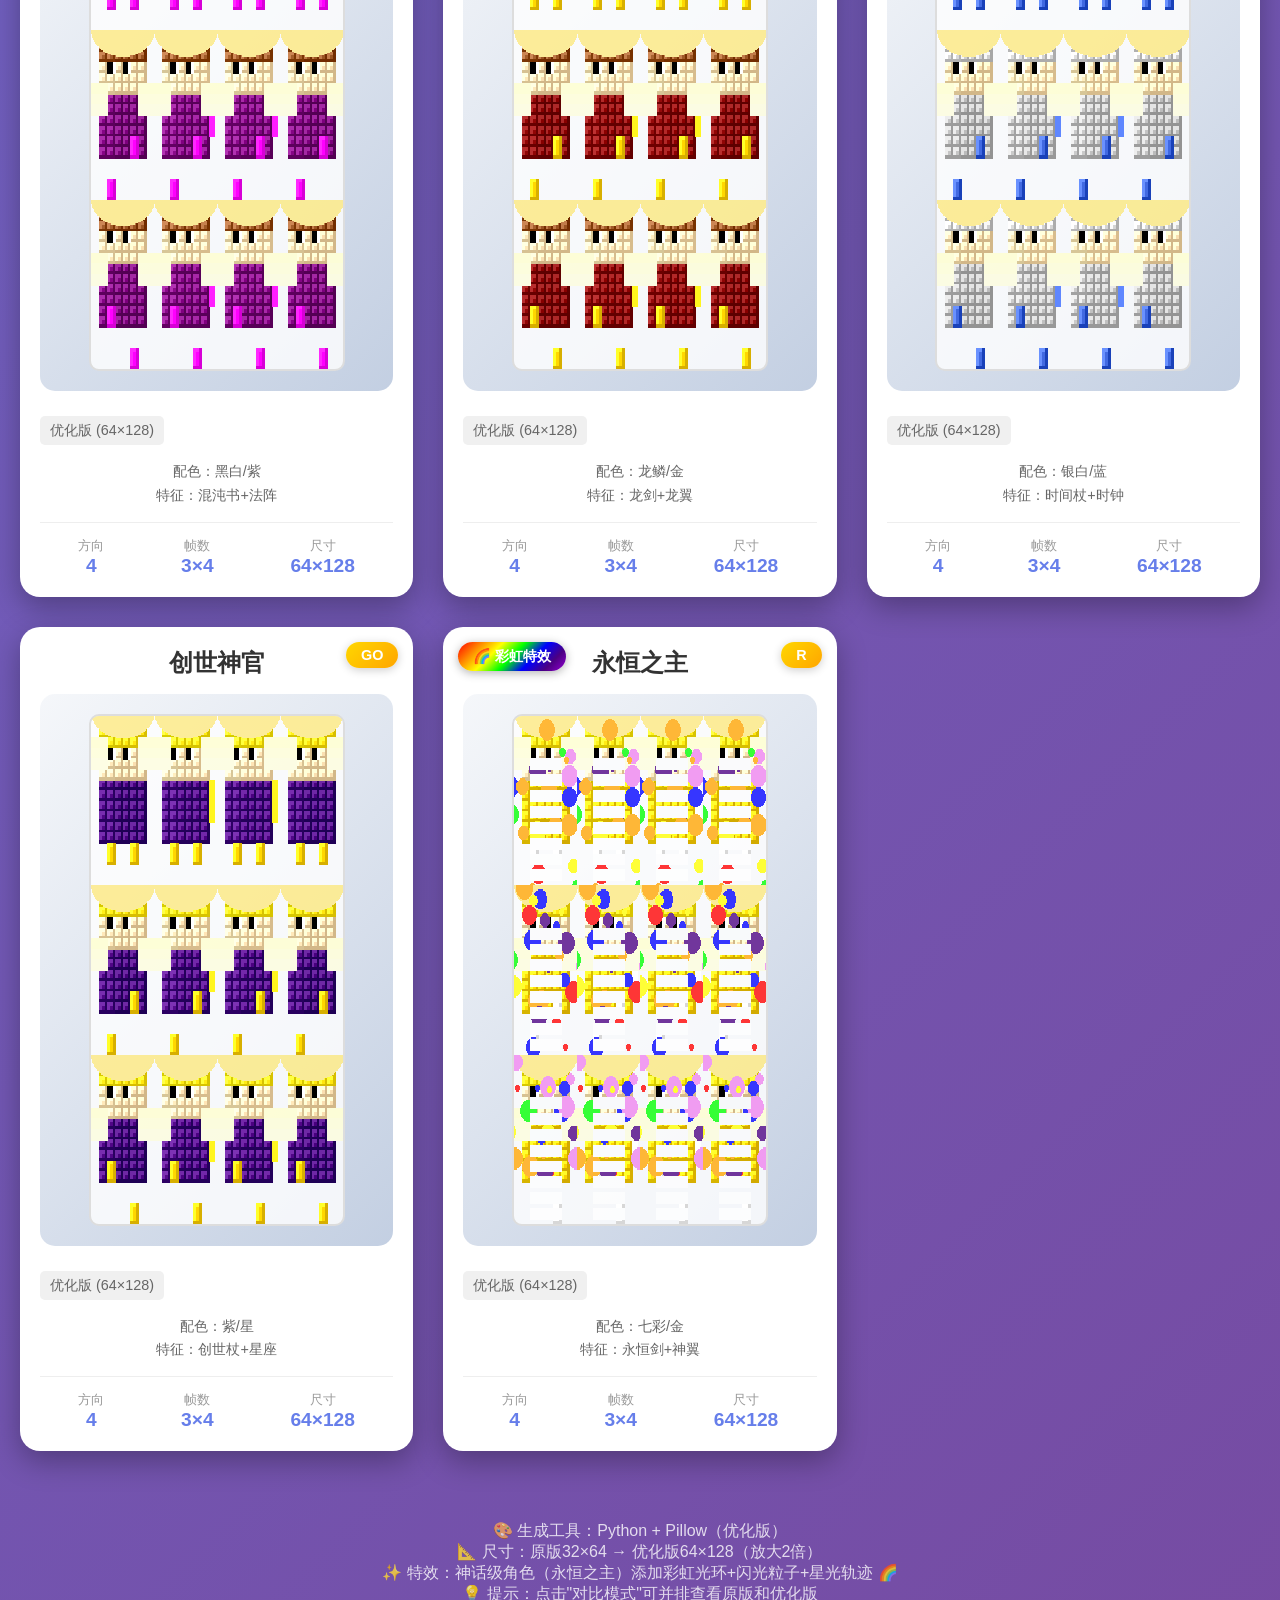
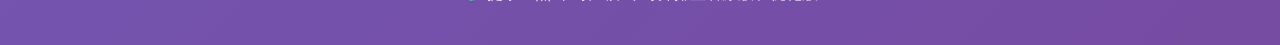
<file: evo-beast-pet/spirits_viewer_optimized.html>
<!DOCTYPE html>
<html lang="zh-CN">
<head>
    <meta charset="UTF-8">
    <meta name="viewport" content="width=device-width, initial-scale=1.0">
    <title>体素风格精灵角色图鉴（优化版）</title>
    <style>
        * {
            margin: 0;
            padding: 0;
            box-sizing: border-box;
        }
        
        body {
            font-family: 'Microsoft YaHei', sans-serif;
            background: linear-gradient(135deg, #667eea 0%, #764ba2 100%);
            min-height: 100vh;
            padding: 20px;
        }
        
        .container {
            max-width: 1600px;
            margin: 0 auto;
        }
        
        h1 {
            text-align: center;
            color: white;
            font-size: 3em;
            margin-bottom: 10px;
            text-shadow: 2px 2px 4px rgba(0,0,0,0.5);
        }
        
        .subtitle {
            text-align: center;
            color: rgba(255,255,255,0.9);
            font-size: 1.2em;
            margin-bottom: 20px;
        }
        
        .version-badge {
            display: inline-block;
            background: rgba(255,255,255,0.2);
            padding: 5px 15px;
            border-radius: 20px;
            margin: 0 10px;
            font-size: 0.8em;
        }
        
        .filter-bar {
            display: flex;
            justify-content: center;
            gap: 15px;
            margin-bottom: 30px;
            flex-wrap: wrap;
        }
        
        .filter-btn {
            padding: 10px 25px;
            border: 2px solid white;
            background: rgba(255,255,255,0.2);
            color: white;
            border-radius: 25px;
            cursor: pointer;
            transition: all 0.3s;
            font-size: 1em;
        }
        
        .filter-btn:hover {
            background: rgba(255,255,255,0.3);
            transform: scale(1.05);
        }
        
        .filter-btn.active {
            background: white;
            color: #667eea;
            font-weight: bold;
        }
        
        .mode-toggle {
            display: flex;
            justify-content: center;
            gap: 20px;
            margin-bottom: 30px;
        }
        
        .mode-btn {
            padding: 12px 30px;
            background: rgba(255,255,255,0.15);
            border: 2px solid rgba(255,255,255,0.5);
            color: white;
            border-radius: 30px;
            cursor: pointer;
            transition: all 0.3s;
            font-size: 1.1em;
        }
        
        .mode-btn:hover {
            background: rgba(255,255,255,0.25);
            transform: translateY(-2px);
        }
        
        .mode-btn.active {
            background: rgba(255,255,255,0.9);
            color: #667eea;
            font-weight: bold;
            box-shadow: 0 5px 20px rgba(0,0,0,0.3);
        }
        
        .spirits-grid {
            display: grid;
            grid-template-columns: repeat(auto-fill, minmax(350px, 1fr));
            gap: 30px;
            margin-top: 30px;
        }
        
        .spirit-card {
            background: white;
            border-radius: 20px;
            padding: 20px;
            box-shadow: 0 10px 30px rgba(0,0,0,0.3);
            transition: transform 0.3s, box-shadow 0.3s;
            position: relative;
            overflow: hidden;
        }
        
        .spirit-card:hover {
            transform: translateY(-10px);
            box-shadow: 0 20px 40px rgba(0,0,0,0.4);
        }
        
        .rarity-badge {
            position: absolute;
            top: 15px;
            right: 15px;
            background: linear-gradient(135deg, #FFD700, #FFA500);
            color: white;
            padding: 5px 15px;
            border-radius: 20px;
            font-size: 0.9em;
            font-weight: bold;
            box-shadow: 0 2px 10px rgba(0,0,0,0.2);
        }
        
        .rainbow-badge {
            position: absolute;
            top: 15px;
            left: 15px;
            background: linear-gradient(135deg, #FF0000, #FF7F00, #FFFF00, #00FF00, #0000FF, #4B0082, #9400D3);
            color: white;
            padding: 5px 15px;
            border-radius: 20px;
            font-size: 0.9em;
            font-weight: bold;
            box-shadow: 0 2px 10px rgba(0,0,0,0.3);
            animation: rainbow-spin 2s linear infinite;
        }
        
        @keyframes rainbow-spin {
            0% { transform: rotate(0deg); }
            100% { transform: rotate(360deg); }
        }
        
        .spirit-name {
            font-size: 1.5em;
            font-weight: bold;
            color: #333;
            margin-bottom: 15px;
            text-align: center;
        }
        
        .sprite-container {
            background: linear-gradient(135deg, #f5f7fa 0%, #c3cfe2 100%);
            border-radius: 15px;
            padding: 20px;
            margin-bottom: 15px;
            display: flex;
            justify-content: center;
            align-items: center;
            min-height: 250px;
        }
        
        .sprite-sheet {
            image-rendering: pixelated;
            image-rendering: crisp-edges;
            border: 2px solid #ddd;
            border-radius: 10px;
            background: rgba(255,255,255,0.8);
        }
        
        .compare-container {
            display: flex;
            gap: 20px;
            justify-content: center;
            align-items: center;
            flex-wrap: wrap;
        }
        
        .compare-item {
            text-align: center;
        }
        
        .compare-label {
            font-size: 0.9em;
            color: #666;
            margin-top: 10px;
            padding: 5px 10px;
            background: #f0f0f0;
            border-radius: 5px;
            display: inline-block;
        }
        
        .spirit-info {
            text-align: center;
            color: #666;
            font-size: 0.9em;
            line-height: 1.6;
            margin-top: 15px;
        }
        
        .direction-labels {
            display: flex;
            justify-content: space-around;
            margin-top: 10px;
            font-size: 0.85em;
            color: #888;
        }
        
        .direction-label {
            padding: 5px 10px;
            background: #f0f0f0;
            border-radius: 5px;
        }
        
        .stats {
            display: flex;
            justify-content: space-around;
            margin-top: 15px;
            padding-top: 15px;
            border-top: 1px solid #eee;
        }
        
        .stat {
            text-align: center;
        }
        
        .stat-label {
            font-size: 0.8em;
            color: #999;
        }
        
        .stat-value {
            font-size: 1.2em;
            font-weight: bold;
            color: #667eea;
        }
        
        .footer {
            text-align: center;
            color: white;
            margin-top: 50px;
            padding: 20px;
            opacity: 0.8;
        }
        
        .hidden {
            display: none !important;
        }
    </style>
</head>
<body>
    <div class="container">
        <h1>🎮 体素风格精灵角色图鉴</h1>
        <p class="subtitle">
            20个角色 · 4方向 · 3帧动画 · 体素渲染
            <span class="version-badge">优化版：64×128像素 + 彩虹特效 🌈</span>
        </p>
        
        <div class="mode-toggle">
            <button class="mode-btn active" onclick="setMode('optimized')">🌟 优化版（64×128）</button>
            <button class="mode-btn" onclick="setMode('compare')">🆚 对比模式（原版 vs 优化版）</button>
            <button class="mode-btn" onclick="setMode('original')">📐 原版（32×64）</button>
        </div>
        
        <div class="filter-bar">
            <button class="filter-btn active" onclick="filterSpirits('all')">全部 (20)</button>
            <button class="filter-btn" onclick="filterSpirits('normal')">普通 N (5)</button>
            <button class="filter-btn" onclick="filterSpirits('good')">优秀 G (5)</button>
            <button class="filter-btn" onclick="filterSpirits('elite')">精良 B (4)</button>
            <button class="filter-btn" onclick="filterSpirits('epic')">史诗 P (3)</button>
            <button class="filter-btn" onclick="filterSpirits('legend')">传说 GO (2)</button>
            <button class="filter-btn" onclick="filterSpirits('mythic')">神话 R (1) 🌈</button>
        </div>
        
        <div class="spirits-grid" id="spiritsGrid">
            <!-- 精灵卡片将通过JavaScript动态生成 -->
        </div>
        
        <div class="footer">
            <p>🎨 生成工具：Python + Pillow（优化版）</p>
            <p>📐 尺寸：原版32×64 → 优化版64×128（放大2倍）</p>
            <p>✨ 特效：神话级角色（永恒之主）添加彩虹光环+闪光粒子+星光轨迹 🌈</p>
            <p>💡 提示：点击"对比模式"可并排查看原版和优化版</p>
        </div>
    </div>
    
    <script>
        // 当前模式：'optimized', 'compare', 'original'
        let currentMode = 'optimized';
        let currentFilter = 'all';
        
        // 20个角色数据
        const spirits = [
            {id: 1, name: '森林学徒', rarity: 'normal', rarityLabel: 'N', colors: '绿/棕', features: '木杖'},
            {id: 2, name: '火山少年', rarity: 'normal', rarityLabel: 'N', colors: '红/橙', features: '短剑'},
            {id: 3, name: '海洋少女', rarity: 'normal', rarityLabel: 'N', colors: '蓝/白', features: '三叉戟'},
            {id: 4, name: '岩石守卫', rarity: 'normal', rarityLabel: 'N', colors: '灰/褐', features: '石盾'},
            {id: 5, name: '暗影刺客', rarity: 'normal', rarityLabel: 'N', colors: '紫/黑', features: '双匕'},
            {id: 6, name: '圣光牧师', rarity: 'good', rarityLabel: 'G', colors: '白/金', features: '权杖+头冠'},
            {id: 7, name: '风暴弓手', rarity: 'good', rarityLabel: 'G', colors: '青/白', features: '巨弓+羽饰'},
            {id: 8, name: '冰霜巫师', rarity: 'good', rarityLabel: 'G', colors: '冰蓝/银', features: '水晶球+王冠'},
            {id: 9, name: '烈焰骑士', rarity: 'good', rarityLabel: 'G', colors: '红金/火', features: '巨剑+披风'},
            {id: 10, name: '森之德鲁伊', rarity: 'good', rarityLabel: 'G', colors: '绿/粉', features: '法杖+花冠'},
            {id: 11, name: '雷霆战神', rarity: 'elite', rarityLabel: 'B', colors: '深蓝/金', features: '雷神锤+光翼'},
            {id: 12, name: '幻影刺客', rarity: 'elite', rarityLabel: 'B', colors: '紫黑/银', features: '双匕+残影'},
            {id: 13, name: '海洋领主', rarity: 'elite', rarityLabel: 'B', colors: '深蓝/珍珠', features: '三叉戟+水元素'},
            {id: 14, name: '凤凰法师', rarity: 'elite', rarityLabel: 'B', colors: '橙红/金', features: '凤凰杖+火翼'},
            {id: 15, name: '光明神使', rarity: 'epic', rarityLabel: 'P', colors: '纯白/金', features: '六翼+光环'},
            {id: 16, name: '混沌术士', rarity: 'epic', rarityLabel: 'P', colors: '黑白/紫', features: '混沌书+法阵'},
            {id: 17, name: '龙血剑圣', rarity: 'epic', rarityLabel: 'P', colors: '龙鳞/金', features: '龙剑+龙翼'},
            {id: 18, name: '时空旅者', rarity: 'legend', rarityLabel: 'GO', colors: '银白/蓝', features: '时间杖+时钟'},
            {id: 19, name: '创世神官', rarity: 'legend', rarityLabel: 'GO', colors: '紫/星', features: '创世杖+星座'},
            {id: 20, name: '永恒之主', rarity: 'mythic', rarityLabel: 'R', colors: '七彩/金', features: '永恒剑+神翼', hasRainbow: true}
        ];
        
        // 设置显示模式
        function setMode(mode) {
            currentMode = mode;
            
            // 更新按钮状态
            document.querySelectorAll('.mode-btn').forEach(btn => {
                btn.classList.remove('active');
            });
            event.target.classList.add('active');
            
            // 重新渲染
            renderSpirits(currentFilter);
        }
        
        // 渲染精灵卡片
        function renderSpirits(filter = 'all') {
            currentFilter = filter;
            const grid = document.getElementById('spiritsGrid');
            grid.innerHTML = '';
            
            const filtered = filter === 'all' ? spirits : spirits.filter(s => s.rarity === filter);
            
            filtered.forEach(spirit => {
                const card = document.createElement('div');
                card.className = 'spirit-card';
                card.dataset.rarity = spirit.rarity;
                
                // 彩虹特效标记
                let rainbowBadge = '';
                if (spirit.hasRainbow) {
                    rainbowBadge = '<div class="rainbow-badge">🌈 彩虹特效</div>';
                }
                
                // 根据模式生成不同的内容
                let spriteContent = '';
                
                if (currentMode === 'optimized') {
                    // 仅显示优化版
                    spriteContent = `
                        <div class="sprite-container">
                            <img class="sprite-sheet" 
                                 src="sprites/spirit_${String(spirit.id).padStart(2, '0')}_${spirit.name}_optimized.png" 
                                 style="width: 256px; height: 512px;"
                                 alt="${spirit.name}"
                                 onerror="this.src='data:image/svg+xml,<svg xmlns=%22http://www.w3.org/2000/svg%22 viewBox=%220 0 256 512%22><text y=%2250%25%22 font-size=%2220%22>🎮</text></svg>'">
                        </div>
                        <div class="compare-label">优化版 (64×128)</div>
                    `;
                } else if (currentMode === 'original') {
                    // 仅显示原版
                    spriteContent = `
                        <div class="sprite-container">
                            <img class="sprite-sheet" 
                                 src="sprites/spirit_${String(spirit.id).padStart(2, '0')}_${spirit.name}.png" 
                                 style="width: 128px; height: 256px;"
                                 alt="${spirit.name}"
                                 onerror="this.src='data:image/svg+xml,<svg xmlns=%22http://www.w3.org/2000/svg%22 viewBox=%220 0 128 256%22><text y=%2250%25%22 font-size=%2220%22>🎮</text></svg>'">
                        </div>
                        <div class="compare-label">原版 (32×64)</div>
                    `;
                } else if (currentMode === 'compare') {
                    // 对比模式：并排显示
                    spriteContent = `
                        <div class="compare-container">
                            <div class="compare-item">
                                <img class="sprite-sheet" 
                                     src="sprites/spirit_${String(spirit.id).padStart(2, '0')}_${spirit.name}.png" 
                                     style="width: 128px; height: 256px;"
                                     alt="${spirit.name}">
                                <div class="compare-label">原版 (32×64)</div>
                            </div>
                            <div style="font-size: 2em; color: #667eea;">→</div>
                            <div class="compare-item">
                                <img class="sprite-sheet" 
                                     src="sprites/spirit_${String(spirit.id).padStart(2, '0')}_${spirit.name}_optimized.png" 
                                     style="width: 256px; height: 512px;"
                                     alt="${spirit.name}">
                                <div class="compare-label">优化版 (64×128)</div>
                            </div>
                        </div>
                    `;
                }
                
                card.innerHTML = `
                    ${rainbowBadge}
                    <div class="rarity-badge">${spirit.rarityLabel}</div>
                    <div class="spirit-name">${spirit.name}</div>
                    ${spriteContent}
                    <div class="spirit-info">
                        <p>配色：${spirit.colors}</p>
                        <p>特征：${spirit.features}</p>
                    </div>
                    <div class="stats">
                        <div class="stat">
                            <div class="stat-label">方向</div>
                            <div class="stat-value">4</div>
                        </div>
                        <div class="stat">
                            <div class="stat-label">帧数</div>
                            <div class="stat-value">3×4</div>
                        </div>
                        <div class="stat">
                            <div class="stat-label">尺寸</div>
                            <div class="stat-value">${currentMode === 'original' ? '32×64' : '64×128'}</div>
                        </div>
                    </div>
                `;
                
                grid.appendChild(card);
            });
        }
        
        // 筛选功能
        function filterSpirits(rarity) {
            // 更新按钮状态
            document.querySelectorAll('.filter-btn').forEach(btn => {
                btn.classList.remove('active');
            });
            event.target.classList.add('active');
            
            // 渲染筛选后的精灵
            renderSpirits(rarity);
        }
        
        // 页面加载时渲染所有精灵（优化版）
        window.onload = function() {
            renderSpirits('all');
        };
    </script>
</body>
</html>
</file>
<file: css/style.css>
* { margin: 0; padding: 0; box-sizing: border-box; }
body {
    font-family: 'Microsoft YaHei', sans-serif;
    background: #1a1a2e; color: #fff;
    overflow: hidden; width: 100vw; height: 100vh;
    user-select: none;
}
.screen { display: none; width: 100%; height: 100%; position: absolute; top: 0; left: 0; }
.screen.active { display: flex; }

/* ===== Toast ===== */
#toast-container {
    position: fixed; top: 20px; left: 50%; transform: translateX(-50%);
    z-index: 9999; display: flex; flex-direction: column; gap: 8px;
    pointer-events: none;
}
.toast {
    padding: 10px 20px; border-radius: 8px;
    font-size: 13px; color: #fff; white-space: nowrap;
    animation: toastIn 0.3s ease, toastOut 0.3s ease 2.2s forwards;
    box-shadow: 0 4px 12px rgba(0,0,0,0.3);
}
.toast.info { background: linear-gradient(135deg, #4a2d7a, #7c3aed); }
.toast.success { background: linear-gradient(135deg, #16a34a, #22c55e); }
.toast.warning { background: linear-gradient(135deg, #d97706, #f59e0b); }
.toast.error { background: linear-gradient(135deg, #dc2626, #ef4444); }
.toast.legendary { background: linear-gradient(135deg, #d97706, #fbbf24); color: #333; }
@keyframes toastIn { from { opacity: 0; transform: translateY(-20px); } to { opacity: 1; transform: translateY(0); } }
@keyframes toastOut { to { opacity: 0; transform: translateY(-20px); } }

/* ===== 岛屿选择 ===== */
#island-select { flex-direction: column; background: linear-gradient(180deg, #2d2d44, #1a1a2e); }
.island-header { padding: 12px 16px; }
.header-tabs { display: flex; gap: 16px; }
.header-tabs .tab { font-size: 13px; color: #ccc; cursor: pointer; padding: 4px 8px; border-radius: 4px; }
.header-tabs .tab:hover { color: #fff; background: rgba(255,255,255,0.1); }
.island-cards { flex: 1; display: flex; gap: 12px; padding: 20px 16px; align-items: center; justify-content: center; }
.island-card {
    width: 22%; max-width: 160px; aspect-ratio: 9/16;
    border-radius: 12px; overflow: hidden; position: relative;
    cursor: pointer; transition: transform 0.2s, box-shadow 0.2s;
    box-shadow: 0 4px 12px rgba(0,0,0,0.3);
}
.island-card:hover { transform: scale(1.05); box-shadow: 0 8px 24px rgba(170,150,218,0.4); }
.island-card .card-art { width: 100%; height: 100%; position: relative; }
.island-card .card-char {
    position: absolute; bottom: 20%; left: 50%; transform: translateX(-50%);
    font-size: 48px; filter: drop-shadow(0 2px 8px rgba(0,0,0,0.5));
}
.card-label {
    position: absolute; bottom: 0; left: 0; right: 0;
    text-align: center; padding: 8px;
    background: rgba(0,0,0,0.6); font-size: 14px; font-weight: bold;
}
.card-info {
    position: absolute; top: 8px; right: 8px;
    width: 20px; height: 20px; border-radius: 50%;
    background: rgba(0,0,0,0.4); text-align: center; line-height: 20px;
    font-size: 11px; color: #aaa;
}
.card-diff {
    position: absolute; top: 8px; left: 8px;
    font-size: 10px; padding: 2px 6px;
    background: rgba(0,0,0,0.5); border-radius: 4px; color: #fbbf24;
}
.island-dots { text-align: center; padding: 8px; }
.dot { display: inline-block; width: 8px; height: 8px; border-radius: 50%; background: #555; margin: 0 4px; }
.dot.active { background: #ffd700; }
.island-footer {
    display: flex; justify-content: center; gap: 32px;
    padding: 12px; border-top: 1px solid rgba(255,255,255,0.1);
}
.footer-btn { font-size: 13px; color: #aaa; cursor: pointer; }

/* ===== 加载 ===== */
#loading-screen {
    justify-content: center; align-items: center;
    background: repeating-linear-gradient(45deg, #4a2d7a, #4a2d7a 10px, #3d2568 10px, #3d2568 20px);
}
.loading-bar { width: 60%; max-width: 400px; height: 36px; background: #555; border-radius: 18px; overflow: hidden; position: relative; }
.loading-fill { height: 100%; background: #ffd700; width: 0%; transition: width 0.3s; border-radius: 18px; }
.loading-text { position: absolute; top: 50%; left: 50%; transform: translate(-50%,-50%); font-size: 14px; font-weight: bold; color: #333; }

/* ===== 战斗界面 ===== */
#battle-screen { flex-direction: column; background: #2a2a3e; }
.battle-top { display: flex; justify-content: space-between; padding: 8px 12px; gap: 8px; z-index: 10; }
.player-panel {
    display: flex; gap: 8px;
    background: linear-gradient(135deg, #4a2d7a, #3d2568);
    border-radius: 8px; padding: 8px; min-width: 180px; max-width: 220px;
}
.player-avatar { width: 48px; height: 48px; border-radius: 8px; background: linear-gradient(135deg, #6a4c93, #8b5cf6); flex-shrink: 0; }
.avatar-img { width: 100%; height: 100%; border-radius: 8px; background: radial-gradient(circle at 50% 40%, #a78bfa, #6d28d9); }
.player-info { flex: 1; min-width: 0; }
.player-name { font-size: 13px; font-weight: bold; color: #e0d4ff; }
.player-realm { font-size: 10px; color: #c084fc; margin-bottom: 2px; }
.hp-bar-wrap { margin: 4px 0; }
.hp-bar { width: 100%; height: 10px; background: #333; border-radius: 5px; overflow: hidden; }
.hp-fill { height: 100%; background: linear-gradient(90deg, #22c55e, #4ade80); border-radius: 5px; transition: width 0.3s; width: 100%; }
.hp-text { font-size: 10px; color: #aaa; }
.player-stats { margin-top: 4px; }
.stat-row { display: flex; justify-content: space-between; font-size: 10px; color: #bbb; line-height: 1.6; }
.stat-row span:last-child { color: #4ade80; font-weight: bold; }
.system-panel { background: rgba(0,0,0,0.3); border-radius: 8px; padding: 8px; min-width: 160px; max-width: 200px; }
.sys-row { display: flex; justify-content: space-between; font-size: 11px; color: #aaa; margin-bottom: 4px; }
.sys-row span:last-child { color: #ffd700; }
.evolve-bar { margin-top: 6px; }
.evolve-bar span { font-size: 10px; color: #c084fc; }
.evolve-progress { width: 100%; height: 6px; background: #333; border-radius: 3px; overflow: hidden; margin-top: 2px; }
.evolve-fill { height: 100%; background: linear-gradient(90deg, #a855f7, #c084fc); border-radius: 3px; transition: width 0.3s; width: 10%; }
.gold-bar { margin-top: 6px; font-size: 11px; color: #ffd700; }
.diamond-bar { margin-top: 2px; font-size: 11px; color: #38bdf8; }

/* 战斗区域 - 游戏地图 */
.battle-area { flex: 1; position: relative; overflow: hidden; background: linear-gradient(180deg, #87ceeb 0%, #98d8c8 10%, #6b8f5e 25%, #5a7d4f 50%, #4a6d3f 100%); }
.battle-ground { display: none; }
/* 地图装饰 */
.map-bg {
    position: absolute; top: 0; left: 0; width: 4400px; height: 3400px;
    pointer-events: none; z-index: 1;
    background:
        radial-gradient(ellipse at 15% 30%, rgba(76,130,56,0.4) 0%, transparent 30%),
        radial-gradient(ellipse at 50% 50%, rgba(86,140,66,0.3) 0%, transparent 25%),
        radial-gradient(ellipse at 80% 70%, rgba(66,120,46,0.4) 0%, transparent 30%),
        radial-gradient(ellipse at 30% 80%, rgba(96,150,76,0.3) 0%, transparent 20%),
        radial-gradient(ellipse at 70% 20%, rgba(86,140,66,0.3) 0%, transparent 25%),
        linear-gradient(180deg, #5a8a4f 0%, #4a7d3f 40%, #3a6d2f 70%, #4a7d3f 100%);
}
.map-grass {
    position: absolute; top: 0; left: 0; width: 100%; height: 100%;
    background-image:
        radial-gradient(circle at 10% 20%, rgba(100,160,70,0.5) 4px, transparent 6px),
        radial-gradient(circle at 30% 60%, rgba(90,150,60,0.4) 5px, transparent 7px),
        radial-gradient(circle at 55% 35%, rgba(110,170,80,0.3) 4px, transparent 6px),
        radial-gradient(circle at 80% 75%, rgba(95,155,65,0.4) 5px, transparent 7px),
        radial-gradient(circle at 45% 85%, rgba(80,140,50,0.3) 4px, transparent 6px),
        radial-gradient(circle at 70% 15%, rgba(105,165,75,0.4) 5px, transparent 7px),
        radial-gradient(circle at 20% 50%, rgba(90,150,60,0.3) 3px, transparent 5px),
        radial-gradient(circle at 90% 40%, rgba(100,160,70,0.3) 4px, transparent 6px);
}
.map-path {
    position: absolute; bottom: 8%; left: 0; width: 100%; height: 15%;
    background: linear-gradient(180deg, transparent, rgba(160,140,100,0.2) 30%, rgba(140,120,80,0.25) 50%, rgba(160,140,100,0.2) 70%, transparent);
}
.map-water {
    position: absolute; border-radius: 50%;
    background: radial-gradient(circle, rgba(100,180,220,0.5), rgba(80,160,200,0.3) 60%, transparent);
    box-shadow: inset 0 0 20px rgba(100,180,220,0.3);
    animation: waterShimmer 3s ease-in-out infinite;
}
@keyframes waterShimmer { 0%,100% { opacity: 0.8; } 50% { opacity: 1; } }
.map-decor { position: absolute; top: 0; left: 0; width: 4400px; height: 3400px; }
.map-tree { position: absolute; font-size: 28px; filter: drop-shadow(2px 4px 3px rgba(0,0,0,0.3)); z-index: 2; opacity: 0.85; }
.map-rock { position: absolute; font-size: 18px; opacity: 0.6; z-index: 2; }
.map-flower { position: absolute; font-size: 14px; opacity: 0.7; z-index: 2; animation: flowerSway 2.5s ease-in-out infinite; }
@keyframes flowerSway { 0%,100% { transform: rotate(-3deg); } 50% { transform: rotate(3deg); } }
/* 小地图边界圈 */
.sub-map-circle {
    position: absolute; border-radius: 50%;
    border: 2px dashed rgba(255,255,255,0.25);
    pointer-events: none; z-index: 1;
    background: radial-gradient(circle, rgba(255,255,255,0.05), transparent 70%);
}
/* 小地图连接路径 */
.sub-map-path {
    position: absolute; height: 3px; transform-origin: 0 50%;
    background: linear-gradient(90deg, rgba(168,85,247,0.15), rgba(168,85,247,0.25), rgba(168,85,247,0.15));
    pointer-events: none; z-index: 0;
    border-radius: 2px;
}
/* 小地图标签 */
.sub-map-label {
    position: absolute; transform: translateX(-50%);
    font-size: 14px; color: rgba(255,255,255,0.55);
    white-space: nowrap; pointer-events: none; z-index: 2;
    text-shadow: 0 1px 4px rgba(0,0,0,0.8), 0 0 8px rgba(0,0,0,0.5);
    letter-spacing: 2px; font-weight: bold;
}
/* 当前区域指示器 */
.zone-indicator {
    position: absolute; top: 8px; left: 50%; transform: translateX(-50%);
    z-index: 15; pointer-events: none;
    background: rgba(0,0,0,0.5); border-radius: 12px;
    padding: 4px 16px; display: flex; align-items: center; gap: 8px;
    border: 1px solid rgba(168,85,247,0.3);
    backdrop-filter: blur(4px);
    animation: zoneIn 0.5s ease;
}
@keyframes zoneIn { from { opacity: 0; transform: translateX(-50%) translateY(-10px); } to { opacity: 1; transform: translateX(-50%) translateY(0); } }
.zone-name { font-size: 14px; color: #e0d4ff; font-weight: bold; letter-spacing: 1px; }
.zone-level { font-size: 12px; color: #c084fc; }
/* 全屏地图模式 */
#battle-screen.map-fullscreen .battle-top,
#battle-screen.map-fullscreen .battle-bottom,
#battle-screen.map-fullscreen .timer-bar {
    display: none !important;
}
#battle-screen.map-fullscreen #battle-area {
    position: fixed; top: 0; left: 0; width: 100vw; height: 100vh;
    z-index: 50; flex: none;
}
#battle-screen.map-fullscreen .zone-indicator {
    top: 12px;
}
#battle-screen.map-fullscreen #minimap {
    bottom: 16px; right: 16px; z-index: 60;
}
/* 全屏按钮 */
.fullscreen-btn {
    position: absolute; top: 8px; right: 8px;
    width: 32px; height: 32px; border-radius: 8px;
    background: rgba(0,0,0,0.4); border: 1px solid rgba(255,255,255,0.15);
    color: rgba(255,255,255,0.6); font-size: 16px;
    cursor: pointer; z-index: 25;
    display: flex; align-items: center; justify-content: center;
    transition: background 0.2s, color 0.2s;
    line-height: 1;
}
.fullscreen-btn:hover { background: rgba(0,0,0,0.6); color: #fff; }
#battle-screen.map-fullscreen .fullscreen-btn {
    position: fixed; top: 12px; right: 12px; z-index: 60;
    background: rgba(0,0,0,0.5); border-color: rgba(255,255,255,0.25);
}

/* 小地图UI */
#minimap {
    position: absolute; bottom: 12px; right: 12px;
    width: 180px; height: 140px; z-index: 20;
    background: rgba(0,0,0,0.6); border-radius: 8px;
    border: 1px solid rgba(255,255,255,0.2);
    overflow: hidden; pointer-events: none;
}
#minimap canvas { display: block; }

/* 攻击范围圈 */
.range-circles { position: absolute; z-index: 3; pointer-events: none; }
.range-circle {
    position: absolute; border-radius: 50%; border: 2px dashed;
    transform: translate(-50%, -50%);
    transition: width 0.3s, height 0.3s;
}
.range-melee {
    border-color: rgba(239,68,68,0.4);
    background: radial-gradient(circle, rgba(239,68,68,0.06), transparent 70%);
    animation: rangePulseMelee 2s ease-in-out infinite;
}
.range-ranged {
    border-color: rgba(96,165,250,0.3);
    background: radial-gradient(circle, rgba(96,165,250,0.04), transparent 70%);
    animation: rangePulseRanged 2.5s ease-in-out infinite;
}
@keyframes rangePulseMelee { 0%,100% { opacity: 0.7; } 50% { opacity: 1; } }
@keyframes rangePulseRanged { 0%,100% { opacity: 0.5; } 50% { opacity: 0.8; } }
.range-circle.has-target { border-color: rgba(239,68,68,0.8) !important; background: radial-gradient(circle, rgba(239,68,68,0.12), transparent 70%) !important; }
/* 玩家角色 - 宝可梦风格（缩小版） */
.player-char {
    position: absolute; top: 0; left: 0;
    width: 42px; height: 51px; z-index: 5;
    transition: left 0.06s linear, top 0.06s linear;
    animation: idleBreathe 3s ease-in-out infinite;
}
@keyframes idleBreathe {
    0%, 100% { transform: scaleY(1); }
    50% { transform: scaleY(1.025); }
}
.player-char.walking { animation: walkBounce 0.28s ease infinite; }
@keyframes walkBounce {
    0%, 100% { transform: translateY(0) scaleY(1); }
    30% { transform: translateY(-3px) scaleY(0.97); }
    70% { transform: translateY(-3px) scaleY(1.03); }
}
.player-char.face-left .char-body { transform: scaleX(-1); }
.player-char.attacking { animation: attackLunge 0.15s ease-out; }
@keyframes attackLunge {
    0% { transform: translateX(0); }
    40% { transform: translateX(6px) scaleX(1.05); }
    100% { transform: translateX(0); }
}
.player-char.damaged { animation: damagedShake 0.2s; }
@keyframes damagedShake {
    0%,100% { filter: brightness(1); transform: translateX(0); }
    25% { filter: brightness(2) saturate(0.3); transform: translateX(-3px); }
    75% { filter: brightness(1.5) saturate(0.5); transform: translateX(3px); }
}
.char-body { width: 100%; height: 100%; position: relative; transition: transform 0.15s; }
/* 头 */
.char-head {
    position: absolute; top: 0; left: 50%; transform: translateX(-50%);
    width: 28px; height: 25px; border-radius: 50% 50% 45% 45%;
    background: linear-gradient(180deg, #60a5fa, #3b82f6);
    box-shadow: inset 0 -3px 6px rgba(0,0,0,0.15), 0 0 8px rgba(96,165,250,0.3);
    z-index: 2;
}
/* 大眼睛 */
.char-eye {
    position: absolute; top: 8px; width: 8px; height: 10px;
    background: #fff; border-radius: 50%;
    box-shadow: inset 0 0 0 3px #1e293b, inset 2px -1px 0 4px #1e293b;
    animation: eyeBlink 4s ease-in-out infinite;
}
.char-eye::after {
    content: ''; position: absolute; top: 2px; left: 2px;
    width: 3px; height: 3px; background: #fff; border-radius: 50%;
}
@keyframes eyeBlink {
    0%, 42%, 48%, 100% { transform: scaleY(1); }
    45% { transform: scaleY(0.08); }
}
.char-eye-l { left: 4px; }
.char-eye-r { right: 4px; }
/* 嘴巴 */
.char-mouth {
    position: absolute; bottom: 4px; left: 50%; transform: translateX(-50%);
    width: 6px; height: 3px; border-bottom: 2px solid #1e293b;
    border-radius: 0 0 50% 50%;
}
/* 腮红 */
.char-cheek {
    position: absolute; bottom: 6px; width: 5px; height: 4px;
    background: rgba(252,165,165,0.6); border-radius: 50%;
}
.char-cheek-l { left: 1px; }
.char-cheek-r { right: 1px; }
/* 耳朵 */
.char-ear {
    position: absolute; top: -6px; width: 8px; height: 14px;
    background: linear-gradient(180deg, #93c5fd, #3b82f6);
    border-radius: 50% 50% 30% 30%; z-index: 1;
    animation: earTwitch 5s ease-in-out infinite;
}
@keyframes earTwitch {
    0%, 85%, 100% { transform: rotate(var(--ear-rot, 0)); }
    90% { transform: rotate(calc(var(--ear-rot, 0deg) + 12deg)); }
}
.char-ear-l { left: 4px; transform: rotate(-20deg); --ear-rot: -20deg; }
.char-ear-r { right: 4px; transform: rotate(20deg); --ear-rot: 20deg; }
/* 身体 */
.char-torso {
    position: absolute; top: 22px; left: 50%; transform: translateX(-50%);
    width: 24px; height: 17px; border-radius: 40% 40% 50% 50%;
    background: linear-gradient(180deg, #3b82f6, #2563eb);
    box-shadow: inset 0 -2px 4px rgba(0,0,0,0.15); z-index: 1;
}
/* 手臂 */
.char-arm {
    position: absolute; top: 23px; width: 8px; height: 11px;
    background: #3b82f6; border-radius: 40%; z-index: 0;
}
.char-arm-l { left: 1px; transform: rotate(15deg); }
.char-arm-r { right: 1px; transform: rotate(-15deg); }
.player-char.attacking .char-arm-r { transform: rotate(-70deg) translateX(5px); transition: transform 0.08s; }
.player-char.attacking .char-arm-l { transform: rotate(30deg) translateX(-3px); transition: transform 0.08s; }
/* 腿 */
.char-leg {
    position: absolute; bottom: 2px; width: 8px; height: 10px;
    background: #2563eb; border-radius: 30% 30% 50% 50%;
}
.char-leg-l { left: 10px; }
.char-leg-r { right: 10px; }
.player-char.walking .char-leg-l { animation: legWalkL 0.28s ease infinite; }
.player-char.walking .char-leg-r { animation: legWalkR 0.28s ease infinite; }
@keyframes legWalkL { 0%,100% { transform: rotate(0); } 50% { transform: rotate(18deg) translateY(-2px); } }
@keyframes legWalkR { 0%,100% { transform: rotate(0); } 50% { transform: rotate(-18deg) translateY(-2px); } }
/* 尾巴 */
.char-tail {
    position: absolute; top: 24px; right: -8px;
    width: 13px; height: 6px;
    background: #3b82f6; border-radius: 0 80% 80% 0;
    transform-origin: left center; animation: tailWag 1s ease-in-out infinite;
    z-index: 0;
}
@keyframes tailWag { 0%,100% { transform: rotate(-10deg); } 50% { transform: rotate(18deg); } }
/* 影子 */
.char-shadow {
    position: absolute; bottom: -2px; left: 50%; transform: translateX(-50%);
    width: 32px; height: 6px; background: rgba(0,0,0,0.25);
    border-radius: 50%; filter: blur(2px);
}
/* 额头宝石 */
.char-gem {
    position: absolute; top: 2px; left: 50%; transform: translateX(-50%);
    width: 6px; height: 6px; border-radius: 50%;
    background: radial-gradient(circle at 35% 35%, #f0abfc, #a855f7);
    box-shadow: 0 0 5px #c084fc;
    animation: gemGlow 2s ease-in-out infinite;
}
@keyframes gemGlow { 0%,100% { box-shadow: 0 0 3px #c084fc; } 50% { box-shadow: 0 0 10px #e879f9; } }
/* 肚皮花纹 */
.char-belly {
    position: absolute; top: 3px; left: 50%; transform: translateX(-50%);
    width: 14px; height: 10px; border-radius: 50%;
    background: rgba(191,219,254,0.5);
}
/* 进化光环 */
.char-aura {
    position: absolute; top: -8px; left: -8px; right: -8px; bottom: -8px;
    border-radius: 50%; pointer-events: none;
    opacity: 0; transition: opacity 0.5s;
}
.char-aura.active {
    opacity: 1;
    background: radial-gradient(circle, transparent 40%, rgba(168,85,247,0.15) 60%, transparent 80%);
    animation: auraRotate 3s linear infinite;
}
@keyframes auraRotate { from { transform: rotate(0deg); } to { transform: rotate(360deg); } }

/* 斩击特效 */
#slash-container { position: absolute; top: 0; left: 0; width: 100%; height: 100%; pointer-events: none; z-index: 7; }
.slash-effect {
    position: absolute; width: 40px; height: 6px;
    background: linear-gradient(90deg, transparent, rgba(255,255,255,0.9), transparent);
    border-radius: 3px; pointer-events: none;
    animation: slashSwing 0.25s ease-out forwards;
    box-shadow: 0 0 8px rgba(255,255,255,0.4);
}
@keyframes slashSwing {
    0% { opacity: 1; transform: rotate(var(--slash-angle)) scaleX(0.3); }
    50% { opacity: 1; transform: rotate(var(--slash-angle)) scaleX(1.2); }
    100% { opacity: 0; transform: rotate(calc(var(--slash-angle) + 20deg)) scaleX(0.8); }
}
/* 改进投射物 */
.projectile {
    position: absolute; width: 10px; height: 10px; border-radius: 50%;
    background: radial-gradient(circle, #fff, #60a5fa);
    box-shadow: 0 0 6px #60a5fa, 0 0 12px rgba(96,165,250,0.4);
    z-index: 6; pointer-events: none;
}
.projectile::after {
    content: ''; position: absolute; top: 50%; left: -12px;
    width: 16px; height: 4px; transform: translateY(-50%);
    background: linear-gradient(90deg, transparent, rgba(96,165,250,0.6));
    border-radius: 2px;
}
/* 命中爆炸 */
.hit-burst {
    position: absolute; width: 30px; height: 30px; border-radius: 50%;
    background: radial-gradient(circle, rgba(255,255,255,0.8), rgba(96,165,250,0.4) 40%, transparent 70%);
    pointer-events: none; z-index: 7;
    animation: hitBurst 0.3s ease-out forwards;
}
@keyframes hitBurst { 0% { opacity: 1; transform: translate(-50%,-50%) scale(0.5); } 100% { opacity: 0; transform: translate(-50%,-50%) scale(1.5); } }

/* 虚拟摇杆 */
.joystick {
    position: absolute; bottom: 20px; left: 20px; z-index: 20;
    display: none; /* 触屏设备自动显示 */
}
.joystick-base {
    width: 100px; height: 100px; border-radius: 50%;
    background: rgba(255,255,255,0.1); border: 2px solid rgba(255,255,255,0.2);
    position: relative;
}
.joystick-knob {
    width: 40px; height: 40px; border-radius: 50%;
    background: rgba(255,255,255,0.3); border: 2px solid rgba(255,255,255,0.4);
    position: absolute; top: 50%; left: 50%;
    transform: translate(-50%, -50%);
    transition: transform 0.05s;
}
@media (pointer: coarse) {
    .joystick { display: block; }
    .move-hint { display: none !important; }
}
/* 键盘提示 */
.move-hint {
    position: absolute; bottom: 8px; left: 50%; transform: translateX(-50%);
    font-size: 11px; color: rgba(255,255,255,0.3); z-index: 15;
    pointer-events: none; animation: hintFade 4s ease forwards;
}
@keyframes hintFade { 0%,70% { opacity: 1; } 100% { opacity: 0; } }

/* 怪物 */
.monster { position: absolute; transition: opacity 0.3s, transform 0.1s; z-index: 4; animation: monsterIdle 2s ease-in-out infinite; }
@keyframes monsterIdle { 0%,100% { transform: translateY(0); } 50% { transform: translateY(-3px); } }
.monster.hit { animation: monsterHit 0.15s; }
@keyframes monsterHit { 0%,100% { filter: brightness(1); } 50% { filter: brightness(2) hue-rotate(30deg); } }
.monster.aggro .monster-body { box-shadow: inset -3px -3px 8px rgba(0,0,0,0.2), 0 0 12px rgba(239,68,68,0.5) !important; }
.monster.aggro::before {
    content: '!'; position: absolute; top: -18px; left: 50%; transform: translateX(-50%);
    font-size: 14px; font-weight: 900; color: #ef4444;
    text-shadow: 0 0 4px rgba(239,68,68,0.8);
    animation: aggroPing 0.6s ease-out forwards;
    z-index: 3;
}
@keyframes aggroPing {
    0% { opacity: 0; transform: translateX(-50%) translateY(6px) scale(0.5); }
    30% { opacity: 1; transform: translateX(-50%) translateY(-4px) scale(1.3); }
    100% { opacity: 1; transform: translateX(-50%) translateY(0) scale(1); }
}
.monster.monster-walking { animation: monsterWalk 0.35s ease infinite; }
@keyframes monsterWalk {
    0%, 100% { transform: translateY(0) rotate(0deg); }
    25% { transform: translateY(-2px) rotate(-2deg); }
    75% { transform: translateY(-2px) rotate(2deg); }
}
.monster.aggro .monster-body { animation: monsterAtkPulse 0.8s ease infinite; }
@keyframes monsterAtkPulse {
    0%, 100% { transform: scale(1); }
    50% { transform: scale(1.08); }
}
.monster-body {
    width: 100%; height: 100%; border-radius: 45% 45% 40% 40%;
    position: relative; display: flex; align-items: center; justify-content: center;
    overflow: visible;
}
.monster.boss .monster-body { border: 2px solid #ffd700; box-shadow: 0 0 16px rgba(255,215,0,0.4) !important; }
/* 怪物眼睛 */
.mon-eye {
    position: absolute; top: 28%; width: 22%; height: 22%;
    background: #fff; border-radius: 50%;
    box-shadow: inset 0 0 0 2px #222;
}
.mon-eye::after {
    content: ''; position: absolute; top: 15%; left: 25%;
    width: 35%; height: 35%; background: #fff; border-radius: 50%;
}
.mon-eye-l { left: 18%; }
.mon-eye-r { right: 18%; }
/* 怪物嘴巴 */
.mon-mouth {
    position: absolute; bottom: 22%; left: 50%; transform: translateX(-50%);
    width: 20%; height: 8%;
    border-bottom: 2px solid rgba(0,0,0,0.4);
    border-radius: 0 0 50% 50%;
}
/* 怪物emoji叠加 */
.mon-emoji {
    font-size: inherit; opacity: 0.3; position: relative; z-index: 1;
    filter: grayscale(0.5);
}
/* 怪物影子 */
.monster-shadow {
    position: absolute; bottom: -4px; left: 50%; transform: translateX(-50%);
    width: 80%; height: 6px; background: rgba(0,0,0,0.2);
    border-radius: 50%; filter: blur(2px);
}
.monster-hp { position: absolute; top: -8px; left: 0; right: 0; height: 4px; background: #333; border-radius: 2px; z-index: 2; }
.monster-hp-fill { height: 100%; background: #ef4444; border-radius: 2px; transition: width 0.2s; }
.monster.boss .monster-hp-fill { background: linear-gradient(90deg, #f59e0b, #ef4444); }
.monster-level { position: absolute; bottom: -16px; left: 50%; transform: translateX(-50%); font-size: 9px; color: #ccc; white-space: nowrap; text-shadow: 0 1px 2px rgba(0,0,0,0.8); }

/* 投射物 */
.projectile {
    position: absolute; width: 10px; height: 10px; border-radius: 50%;
    background: radial-gradient(circle, #fff, #60a5fa);
    box-shadow: 0 0 6px #60a5fa, 0 0 12px rgba(96,165,250,0.4);
    z-index: 6; pointer-events: none;
}
.projectile::after {
    content: ''; position: absolute; top: 50%; left: -12px;
    width: 16px; height: 4px; transform: translateY(-50%);
    background: linear-gradient(90deg, transparent, rgba(96,165,250,0.6));
    border-radius: 2px;
}

/* 粒子 */
.particle {
    position: absolute; width: 6px; height: 6px; border-radius: 50%;
    pointer-events: none; z-index: 7;
    animation: particleBurst 0.6s ease-out forwards;
}
@keyframes particleBurst {
    0% { opacity: 1; transform: translate(0,0) scale(1); }
    100% { opacity: 0; transform: translate(var(--px), var(--py)) scale(0); }
}

/* 飘字 */
#float-text-container { position: absolute; top: 0; left: 0; width: 100%; height: 100%; pointer-events: none; z-index: 8; }
.float-text { position: absolute; font-weight: bold; font-size: 14px; pointer-events: none; animation: floatUp 1s ease-out forwards; text-shadow: 0 1px 3px rgba(0,0,0,0.7); }
.float-text.damage { color: #ef4444; }
.float-text.heal { color: #4ade80; }
.float-text.crit { color: #fbbf24; font-size: 20px; }
.float-text.gold { color: #ffd700; font-size: 12px; }
.float-text.exp { color: #a78bfa; font-size: 11px; }
@keyframes floatUp { 0% { opacity: 1; transform: translateY(0) scale(1); } 30% { transform: translateY(-20px) scale(1.2); } 100% { opacity: 0; transform: translateY(-60px) scale(0.8); } }

/* 火球特效 */
.fire-overlay {
    position: absolute; top: 0; left: 0; width: 100%; height: 100%;
    pointer-events: none; z-index: 9; opacity: 0;
    background: radial-gradient(circle at center, rgba(249,115,22,0.4), transparent 70%);
    transition: opacity 0.1s;
}
.fire-overlay.active { opacity: 1; animation: fireFlash 0.5s ease-out; }
@keyframes fireFlash { 0% { opacity: 1; } 100% { opacity: 0; } }

/* 屏幕震动 */
.battle-area.shake { animation: screenShake 0.3s; }
@keyframes screenShake {
    0%,100% { transform: translate(0,0); }
    20% { transform: translate(-4px, 2px); }
    40% { transform: translate(4px, -2px); }
    60% { transform: translate(-2px, 4px); }
    80% { transform: translate(2px, -4px); }
}

/* 底部操作栏 */
.battle-bottom { padding: 8px 12px; background: rgba(0,0,0,0.6); border-top: 1px solid rgba(255,255,255,0.1); }
.action-bar { display: flex; gap: 6px; margin-bottom: 8px; justify-content: center; }
.action-btn { display: flex; flex-direction: column; align-items: center; gap: 2px; cursor: pointer; padding: 4px 8px; border-radius: 6px; transition: background 0.2s; }
.action-btn:hover { background: rgba(255,255,255,0.1); }
.btn-icon {
    width: 36px; height: 36px; border-radius: 8px;
    background: linear-gradient(135deg, #4a4a6a, #3a3a5a);
    display: flex; align-items: center; justify-content: center;
    font-size: 18px; border: 1px solid rgba(255,255,255,0.15);
}
.btn-icon.star { color: #ffd700; }
.action-btn span { font-size: 10px; color: #aaa; }
.combat-controls { display: flex; align-items: center; justify-content: space-between; padding: 0 8px; }
.auto-attack-wrap { display: flex; align-items: center; gap: 8px; font-size: 12px; color: #aaa; }
.toggle { position: relative; display: inline-block; width: 40px; height: 22px; }
.toggle input { opacity: 0; width: 0; height: 0; }
.toggle-slider { position: absolute; cursor: pointer; top: 0; left: 0; right: 0; bottom: 0; background: #555; border-radius: 11px; transition: 0.3s; }
.toggle-slider::before { content: ''; position: absolute; height: 18px; width: 18px; left: 2px; bottom: 2px; background: #fff; border-radius: 50%; transition: 0.3s; }
.toggle input:checked + .toggle-slider { background: #22c55e; }
.toggle input:checked + .toggle-slider::before { transform: translateX(18px); }

/* 技能按钮组 */
.skill-buttons { display: flex; gap: 8px; }
.skill-btn {
    width: 44px; height: 44px; border-radius: 50%;
    border: 2px solid #fbbf24; cursor: pointer;
    position: relative; display: flex; align-items: center; justify-content: center;
    background: radial-gradient(circle, #4a2d7a, #2d1b4e);
    transition: transform 0.1s;
}
.skill-btn:active:not(.locked):not(.on-cooldown) { transform: scale(0.9); }
.skill-btn.locked { border-color: #555; opacity: 0.4; cursor: default; }
.skill-btn.on-cooldown { opacity: 0.5; }
.skill-icon { font-size: 20px; }
.skill-cd { position: absolute; bottom: -14px; left: 50%; transform: translateX(-50%); font-size: 10px; color: #fbbf24; }

.timer-bar { display: flex; justify-content: space-between; padding: 4px 12px; font-size: 11px; color: #888; background: rgba(0,0,0,0.3); }
.kill-count { color: #c084fc; }

/* ===== 通用弹窗 ===== */
.modal { display: none; position: fixed; top: 0; left: 0; width: 100%; height: 100%; z-index: 100; }
.modal.active { display: flex; align-items: center; justify-content: center; }
.modal-overlay { position: absolute; top: 0; left: 0; width: 100%; height: 100%; background: rgba(0,0,0,0.75); }
.modal-header {
    display: flex; align-items: center; justify-content: space-between;
    padding: 12px 16px; border-bottom: 1px solid rgba(255,255,255,0.1);
}
.modal-header h2 { font-size: 16px; color: #e0d4ff; }
.modal-close { background: none; border: none; color: #888; font-size: 18px; cursor: pointer; }
.modal-close:hover { color: #fff; }

/* 卡牌选择 */
.card-select-content { position: relative; z-index: 1; background: linear-gradient(135deg, #3d2568, #2d1b4e); border-radius: 16px; padding: 20px; max-width: 600px; width: 90%; }
.card-select-title { text-align: center; font-size: 18px; color: #e0d4ff; margin-bottom: 16px; }
.card-options { display: flex; gap: 12px; justify-content: center; }
.card-option {
    flex: 1; max-width: 180px; background: rgba(255,255,255,0.08);
    border-radius: 12px; padding: 16px 12px; text-align: center;
    cursor: pointer; border: 2px solid transparent;
    transition: border-color 0.2s, transform 0.2s;
}
.card-option:hover { border-color: #a855f7; transform: translateY(-4px); }
.card-option.rarity-rare { border-color: #38bdf8; }
.card-option.rarity-epic { border-color: #a855f7; }
.card-option.rarity-legendary { border-color: #fbbf24; box-shadow: 0 0 20px rgba(251,191,36,0.3); }
.card-option .card-icon { width: 64px; height: 64px; margin: 0 auto 8px; border-radius: 50%; display: flex; align-items: center; justify-content: center; font-size: 28px; }
.card-option .card-icon.water { background: radial-gradient(circle, #38bdf8, #0284c7); }
.card-option .card-icon.fire { background: radial-gradient(circle, #f97316, #dc2626); }
.card-option .card-icon.defense { background: radial-gradient(circle, #a78bfa, #7c3aed); }
.card-option .card-icon.heal { background: radial-gradient(circle, #4ade80, #16a34a); }
.card-option .card-icon.speed { background: radial-gradient(circle, #fbbf24, #d97706); }
.card-option .card-name { font-size: 13px; font-weight: bold; color: #e0d4ff; margin-bottom: 4px; }
.card-option .card-desc { font-size: 11px; color: #aaa; margin-bottom: 8px; min-height: 30px; }
.card-option .card-rarity { font-size: 10px; margin-bottom: 6px; }
.card-option .card-select-btn { background: #ffd700; color: #333; border: none; padding: 6px 16px; border-radius: 6px; font-size: 12px; font-weight: bold; cursor: pointer; }
.card-actions { text-align: center; margin-top: 12px; }
.auto-select-btn { background: rgba(255,255,255,0.1); color: #aaa; border: 1px solid rgba(255,255,255,0.2); padding: 8px 20px; border-radius: 6px; font-size: 12px; cursor: pointer; }

/* 进化弹窗 */
.evolve-content { position: relative; z-index: 1; background: linear-gradient(135deg, #4a2d7a, #2d1b4e); border-radius: 16px; padding: 32px; text-align: center; max-width: 360px; }
.evolve-content h2 { color: #c084fc; margin-bottom: 12px; }
.evolve-effect { width: 80px; height: 80px; margin: 16px auto; border-radius: 50%; background: radial-gradient(circle, #c084fc, #7c3aed); animation: evolveGlow 1s infinite alternate; }
@keyframes evolveGlow { 0% { transform: scale(1); box-shadow: 0 0 20px #a855f7; } 100% { transform: scale(1.1); box-shadow: 0 0 40px #c084fc; } }
.evolve-content p { color: #bbb; font-size: 13px; margin: 12px 0; white-space: pre-line; }
.confirm-btn { background: #a855f7; color: #fff; border: none; padding: 10px 32px; border-radius: 8px; font-size: 14px; cursor: pointer; }

/* ===== 精灵系统 ===== */
.pet-content { position: relative; z-index: 1; background: linear-gradient(135deg, #3d2568, #2d1b4e); border-radius: 16px; max-width: 680px; width: 92%; max-height: 80vh; overflow-y: auto; }
.pet-points { font-size: 13px; color: #ffd700; }
.pet-grid { display: grid; grid-template-columns: repeat(6, 1fr); gap: 8px; padding: 12px; }
.pet-cell {
    background: rgba(255,255,255,0.06); border-radius: 8px; padding: 8px 4px;
    text-align: center; border: 1px solid rgba(255,255,255,0.08);
}
.pet-cell.owned { border-color: #a855f7; background: rgba(168,85,247,0.1); }
.pet-cell .pet-icon { font-size: 24px; margin-bottom: 4px; }
.pet-cell .pet-name { font-size: 10px; color: #ccc; margin-bottom: 2px; }
.pet-cell .pet-lv { font-size: 9px; color: #4ade80; }
.pet-cell .pet-prog { width: 100%; height: 3px; background: #333; border-radius: 2px; margin: 4px 0; }
.pet-cell .pet-prog-fill { height: 100%; background: #a855f7; border-radius: 2px; }
.pet-cell .pet-cost { font-size: 9px; color: #ffd700; }
.pet-cell .pet-btn {
    margin-top: 4px; padding: 3px 8px; border-radius: 4px; border: none;
    font-size: 10px; cursor: pointer; background: #ffd700; color: #333;
}
.pet-cell .pet-btn:disabled { background: #555; color: #888; cursor: default; }

/* ===== 核心卡 ===== */
.corecard-content { position: relative; z-index: 1; background: linear-gradient(135deg, #3d2568, #2d1b4e); border-radius: 16px; max-width: 640px; width: 92%; max-height: 80vh; overflow-y: auto; }
.corecard-grid { display: grid; grid-template-columns: repeat(4, 1fr); gap: 10px; padding: 12px; }
.corecard-cell {
    background: rgba(255,255,255,0.06); border-radius: 10px; padding: 10px;
    text-align: center; border: 2px solid rgba(255,255,255,0.08);
    transition: border-color 0.2s;
}
.corecard-cell.owned { border-color: #4ade80; }
.corecard-cell.rarity-green { border-color: #4ade80; }
.corecard-cell.rarity-blue { border-color: #38bdf8; }
.corecard-cell.rarity-purple { border-color: #a855f7; }
.corecard-cell.rarity-gold { border-color: #fbbf24; box-shadow: 0 0 12px rgba(251,191,36,0.2); }
.corecard-cell .cc-icon { font-size: 28px; margin-bottom: 4px; }
.corecard-cell .cc-name { font-size: 11px; color: #e0d4ff; font-weight: bold; }
.corecard-cell .cc-desc { font-size: 9px; color: #999; margin-top: 4px; min-height: 24px; }
.corecard-cell .cc-stats { font-size: 9px; color: #4ade80; margin-top: 4px; }

/* ===== 抽卡 ===== */
.gacha-content { position: relative; z-index: 1; background: linear-gradient(135deg, #3d2568, #1a0e30); border-radius: 16px; max-width: 480px; width: 92%; padding-bottom: 16px; }
.gacha-content .modal-header span { font-size: 13px; color: #ffd700; }
.gacha-display { padding: 20px; display: flex; justify-content: center; }
.gacha-pack { position: relative; width: 120px; height: 160px; }
.pack-glow { position: absolute; inset: -10px; border-radius: 16px; background: radial-gradient(circle, rgba(168,85,247,0.4), transparent); animation: packGlow 2s infinite alternate; }
@keyframes packGlow { 0% { opacity: 0.5; } 100% { opacity: 1; } }
.pack-card {
    width: 100%; height: 100%; border-radius: 12px;
    background: linear-gradient(135deg, #6d28d9, #4c1d95);
    display: flex; align-items: center; justify-content: center;
    font-size: 48px; color: #c084fc; font-weight: bold;
    border: 2px solid #a855f7;
    box-shadow: 0 4px 20px rgba(168,85,247,0.4);
}
.gacha-buttons { display: flex; gap: 12px; justify-content: center; padding: 0 16px; }
.gacha-btn {
    padding: 12px 24px; border-radius: 10px; border: none;
    font-size: 14px; font-weight: bold; cursor: pointer;
    transition: transform 0.1s;
}
.gacha-btn:active { transform: scale(0.95); }
.gacha-btn.single { background: linear-gradient(135deg, #7c3aed, #a855f7); color: #fff; }
.gacha-btn.multi { background: linear-gradient(135deg, #d97706, #fbbf24); color: #333; }
.gacha-btn:disabled { opacity: 0.5; cursor: default; }
.gacha-pity { text-align: center; font-size: 11px; color: #888; margin-top: 8px; }
.gacha-results { display: flex; flex-wrap: wrap; gap: 8px; justify-content: center; padding: 12px 16px; min-height: 40px; }
.gacha-result {
    padding: 8px 12px; border-radius: 8px; text-align: center;
    font-size: 12px; animation: resultPop 0.3s ease-out;
    min-width: 80px;
}
.gacha-result.rarity-normal { background: rgba(255,255,255,0.1); color: #ccc; }
.gacha-result.rarity-rare { background: rgba(56,189,248,0.2); color: #38bdf8; border: 1px solid #38bdf8; }
.gacha-result.rarity-epic { background: rgba(168,85,247,0.2); color: #c084fc; border: 1px solid #a855f7; }
.gacha-result.rarity-legendary { background: rgba(251,191,36,0.2); color: #fbbf24; border: 1px solid #fbbf24; }
@keyframes resultPop { from { opacity: 0; transform: scale(0.5); } to { opacity: 1; transform: scale(1); } }

/* ===== 商城 ===== */
.shop-content { position: relative; z-index: 1; background: linear-gradient(135deg, #3d2568, #2d1b4e); border-radius: 16px; max-width: 580px; width: 92%; max-height: 80vh; overflow-y: auto; }
.shop-content .modal-header span { font-size: 13px; color: #38bdf8; }
.shop-cards { display: flex; gap: 12px; padding: 16px; justify-content: center; }
.shop-card {
    flex: 1; max-width: 170px; background: rgba(255,255,255,0.06);
    border-radius: 12px; padding: 12px; text-align: center; position: relative;
    border: 1px solid rgba(255,255,255,0.1);
}
.shop-card-header { font-size: 14px; font-weight: bold; padding: 6px; border-radius: 6px; margin-bottom: 8px; }
.shop-card-header.daily { background: linear-gradient(135deg, #16a34a, #22c55e); }
.shop-card-header.monthly { background: linear-gradient(135deg, #0284c7, #38bdf8); }
.shop-card-header.lifetime { background: linear-gradient(135deg, #d97706, #fbbf24); color: #333; }
.shop-badge { position: absolute; top: -6px; right: -6px; background: #ef4444; color: #fff; font-size: 10px; padding: 2px 6px; border-radius: 4px; }
.shop-badge.ultra { background: linear-gradient(135deg, #d97706, #fbbf24); color: #333; }
.shop-card-icon { font-size: 32px; margin: 8px 0; }
.shop-card-desc { font-size: 11px; color: #aaa; }
.shop-card-benefits { list-style: none; text-align: left; font-size: 11px; color: #ccc; }
.shop-card-benefits li { margin: 2px 0; }
.shop-btn {
    margin-top: 10px; padding: 8px 16px; border: none; border-radius: 6px;
    font-size: 12px; font-weight: bold; cursor: pointer; width: 100%;
}
.shop-btn.claim { background: #22c55e; color: #fff; }
.shop-btn.buy { background: linear-gradient(135deg, #0284c7, #38bdf8); color: #fff; }
.shop-btn:disabled { background: #555; color: #888; cursor: default; }
.shop-btn.activated { background: #4ade80; color: #333; }
.shop-combo {
    text-align: center; padding: 12px; margin: 0 16px 16px;
    background: rgba(255,255,255,0.05); border-radius: 8px;
}
.shop-combo span { font-size: 14px; font-weight: bold; color: #fbbf24; display: block; }
.shop-combo small { font-size: 11px; color: #888; }
.combo-status { font-size: 11px; color: #888; margin-top: 4px; }
.combo-status.active { color: #4ade80; }

/* ===== 天赋树 ===== */
.talent-content { position: relative; z-index: 1; background: linear-gradient(135deg, #3d2568, #2d1b4e); border-radius: 16px; max-width: 520px; width: 92%; max-height: 80vh; overflow-y: auto; }
.talent-content .modal-header span { font-size: 13px; color: #fbbf24; }
.talent-tabs { display: flex; gap: 0; padding: 0 12px; }
.talent-tab {
    flex: 1; padding: 8px; border: none; background: rgba(255,255,255,0.05);
    color: #888; font-size: 13px; cursor: pointer; border-bottom: 2px solid transparent;
}
.talent-tab.active { color: #e0d4ff; border-bottom-color: #a855f7; background: rgba(255,255,255,0.1); }
.talent-tree { padding: 16px; display: flex; flex-direction: column; gap: 12px; }
.talent-node {
    display: flex; align-items: center; gap: 12px;
    padding: 10px 12px; border-radius: 8px;
    background: rgba(255,255,255,0.05); border: 1px solid rgba(255,255,255,0.08);
    transition: border-color 0.2s;
}
.talent-node.unlocked { border-color: #4ade80; background: rgba(74,222,128,0.08); }
.talent-node.available { border-color: #fbbf24; }
.talent-node .tn-icon { font-size: 24px; width: 40px; text-align: center; }
.talent-node .tn-info { flex: 1; }
.talent-node .tn-name { font-size: 12px; font-weight: bold; color: #e0d4ff; }
.talent-node .tn-desc { font-size: 10px; color: #999; margin-top: 2px; }
.talent-node .tn-btn {
    padding: 4px 12px; border: none; border-radius: 4px;
    font-size: 11px; cursor: pointer; background: #fbbf24; color: #333;
}
.talent-node .tn-btn:disabled { background: #555; color: #888; }
.talent-node .tn-btn.maxed { background: #4ade80; color: #333; }

/* ===== 技能列表 ===== */
.skill-content { position: relative; z-index: 1; background: linear-gradient(135deg, #3d2568, #2d1b4e); border-radius: 16px; max-width: 440px; width: 92%; max-height: 80vh; overflow-y: auto; }
.skill-list { padding: 12px; display: flex; flex-direction: column; gap: 10px; }
.skill-item {
    display: flex; align-items: center; gap: 12px;
    padding: 10px; border-radius: 8px;
    background: rgba(255,255,255,0.05); border: 1px solid rgba(255,255,255,0.08);
}
.skill-item.locked { opacity: 0.4; }
.skill-item .si-icon { font-size: 28px; width: 44px; text-align: center; }
.skill-item .si-info { flex: 1; }
.skill-item .si-name { font-size: 13px; font-weight: bold; color: #e0d4ff; }
.skill-item .si-desc { font-size: 10px; color: #999; margin-top: 2px; }
.skill-item .si-lv { font-size: 10px; color: #4ade80; }
.skill-item .si-btn {
    padding: 4px 10px; border: none; border-radius: 4px;
    font-size: 11px; cursor: pointer; background: #fbbf24; color: #333;
}
.skill-item .si-btn:disabled { background: #555; color: #888; }

/* ===== 设置 ===== */
.settings-content { position: relative; z-index: 1; background: linear-gradient(135deg, #3d2568, #2d1b4e); border-radius: 16px; max-width: 380px; width: 92%; }
.settings-list { padding: 16px; }
.settings-row { display: flex; justify-content: space-between; align-items: center; padding: 10px 0; border-bottom: 1px solid rgba(255,255,255,0.05); gap: 8px; }
.settings-val { font-size: 12px; color: #aaa; }
.settings-btn {
    padding: 8px 16px; border: none; border-radius: 6px;
    font-size: 12px; cursor: pointer; background: rgba(255,255,255,0.1); color: #ccc;
    flex: 1;
}
.settings-btn:hover { background: rgba(255,255,255,0.2); }
.settings-btn.danger { background: rgba(220,38,38,0.3); color: #ef4444; }

/* ===== 药水按钮 ===== */
.potion-btn {
    display: flex; align-items: center; gap: 4px;
    padding: 4px 12px; border-radius: 20px;
    background: rgba(16,185,129,0.15); border: 1px solid rgba(16,185,129,0.3);
    cursor: pointer; transition: background 0.2s, transform 0.1s;
    user-select: none;
}
.potion-btn:hover { background: rgba(16,185,129,0.25); }
.potion-btn:active { transform: scale(0.92); }
.potion-icon { font-size: 18px; }
.potion-count { font-size: 13px; font-weight: bold; color: #10b981; min-width: 12px; text-align: center; }

/* ===== 角色详情弹窗 ===== */
.character-content {
    position: relative; z-index: 1;
    background: linear-gradient(135deg, #2d2d44, #1a1a2e);
    border-radius: 16px; max-width: 420px; width: 92%;
    max-height: 80vh; overflow-y: auto;
    border: 1px solid rgba(168,85,247,0.2);
}
.char-detail-body { padding: 16px; }
.char-detail-left {
    display: flex; align-items: center; gap: 16px;
    padding-bottom: 12px; border-bottom: 1px solid rgba(255,255,255,0.08);
    margin-bottom: 12px;
}
.char-detail-avatar {
    width: 64px; height: 72px;
    background: rgba(168,85,247,0.1); border-radius: 12px;
    display: flex; align-items: center; justify-content: center;
    flex-shrink: 0; border: 1px solid rgba(168,85,247,0.2);
}
.char-detail-char { transform: scale(0.85); }
.cd-name { font-size: 18px; font-weight: bold; color: #e0d4ff; }
.cd-realm { font-size: 13px; color: #c084fc; margin-top: 2px; }
.cd-level { font-size: 12px; color: #aaa; margin-top: 4px; }
.cd-evolve { font-size: 11px; color: #fbbf24; margin-top: 2px; }
.char-detail-stats { display: grid; grid-template-columns: 1fr 1fr; gap: 4px 12px; padding: 8px 0; }
.cd-stat-row {
    display: flex; justify-content: space-between; align-items: center;
    padding: 4px 0; font-size: 12px; border-bottom: 1px solid rgba(255,255,255,0.04);
}
.cd-stat-row span:first-child { color: #999; }
.cd-stat-row span:last-child { color: #e0d4ff; font-weight: bold; }
.char-detail-equip-section { margin-top: 8px; }
.cd-equip-title {
    font-size: 13px; font-weight: bold; color: #a855f7;
    margin-bottom: 8px; padding-bottom: 4px;
    border-bottom: 1px solid rgba(168,85,247,0.15);
}
#char-detail-equipment { display: flex; flex-direction: column; gap: 6px; }
.eq-slot {
    display: flex; align-items: center; gap: 8px;
    padding: 6px 10px; border-radius: 8px;
    background: rgba(255,255,255,0.04);
    border: 1px solid rgba(255,255,255,0.06);
}
.eq-icon { font-size: 18px; width: 28px; text-align: center; }
.eq-name { font-size: 13px; font-weight: bold; flex: 1; }
.eq-stats { font-size: 11px; color: #4ade80; }
.cd-close-btn {
    width: 100%; margin-top: 12px; padding: 10px;
    border: none; border-radius: 8px; font-size: 14px;
    background: rgba(168,85,247,0.2); color: #c084fc; cursor: pointer;
    transition: background 0.2s;
}
.cd-close-btn:hover { background: rgba(168,85,247,0.35); }

/* ===== 响应式 ===== */
@media (max-width: 600px) {
    .island-cards { flex-wrap: wrap; }
    .island-card { width: 40%; }
    .player-panel { max-width: 160px; }
    .system-panel { max-width: 140px; }
    .btn-icon { width: 30px; height: 30px; font-size: 14px; }
    .pet-grid { grid-template-columns: repeat(3, 1fr); }
    .corecard-grid { grid-template-columns: repeat(2, 1fr); }
    .shop-cards { flex-direction: column; }
    .skill-btn { width: 36px; height: 36px; }
}
</file>
<file: evo-beast-pet/assets/index-DvsO6WQt.css>
*{margin:0;padding:0;box-sizing:border-box}body{background:#080c18;color:#b8d0f0;font-family:Segoe UI,PingFang SC,Microsoft YaHei,sans-serif;min-height:100vh;overflow-x:hidden;-webkit-tap-highlight-color:transparent}::-webkit-scrollbar{width:3px}::-webkit-scrollbar-track{background:transparent}::-webkit-scrollbar-thumb{background:#4a9eff66;border-radius:2px}::selection{background:#4a9eff4d}body:before{content:"";position:fixed;top:0;left:0;right:0;bottom:0;pointer-events:none;z-index:0;background:radial-gradient(1px 1px at 20% 30%,rgba(255,255,255,.3),transparent),radial-gradient(1px 1px at 40% 70%,rgba(255,255,255,.2),transparent)}.app-shell{position:relative;z-index:1;max-width:1200px;margin:0 auto;padding:6px;min-height:100vh}.header{background:linear-gradient(135deg,#14306499,#080c1ccc);border:1px solid rgba(74,158,255,.15);border-radius:14px;padding:8px 12px;display:flex;align-items:center;justify-content:space-between;flex-wrap:wrap;gap:4px 6px;margin-bottom:6px;-webkit-backdrop-filter:blur(6px);backdrop-filter:blur(6px)}.header h1{font-size:16px;font-weight:900;background:linear-gradient(135deg,gold,#4a9eff,#b47aff);-webkit-background-clip:text;-webkit-text-fill-color:transparent;letter-spacing:1px;cursor:pointer;white-space:nowrap}.hdr-info{display:flex;gap:4px;font-size:10px;align-items:center;flex-flow:wrap}.badge{display:inline-flex;align-items:center;gap:2px;padding:1px 6px;border-radius:10px;font-size:9px;font-weight:700}.lv{background:linear-gradient(135deg,#4a9eff,#2a5aff);color:#fff}.exp{background:#4eff7a1a;border:1px solid rgba(78,255,122,.2);color:#4eff7a}.rein{background:#b47aff1a;border:1px solid rgba(180,122,255,.2);color:#b47aff}.stamina{background:#ffd7001a;border:1px solid rgba(255,215,0,.2);color:gold}.hdr-save{background:#ffffff08;border:1px solid rgba(255,255,255,.05);color:#6078a0;cursor:pointer}.hdr-save:hover{border-color:#4a9eff33;color:#4a9eff}.main-layout{display:grid;grid-template-columns:54px 1fr 200px;gap:6px;align-items:start}@media (max-width:900px){.main-layout{grid-template-columns:1fr}}.side-nav{display:flex;flex-direction:column;gap:2px;position:sticky;top:6px;z-index:10}.nav-item{display:flex;flex-direction:column;align-items:center;gap:1px;padding:6px 4px;border-radius:8px;text-decoration:none;color:#6078a0;font-size:8px;transition:.15s}.nav-item:hover{background:#4a9eff0f;color:#b8d0f0}.nav-item.active{background:#4a9eff1f;color:#4a9eff}.nav-ico{font-size:18px}.nav-lbl{white-space:nowrap}.main-content{min-height:60vh}.side-panel{position:sticky;top:6px;z-index:10}.panel{background:linear-gradient(160deg,#0c142ceb,#080c1cf5);border:1px solid rgba(74,158,255,.1);border-radius:10px;padding:10px;-webkit-backdrop-filter:blur(4px);backdrop-filter:blur(4px);margin-bottom:6px}.p-title{font-size:12px;font-weight:700;color:#4a9eff;margin-bottom:6px;padding-bottom:4px;border-bottom:1px solid rgba(74,158,255,.08);display:flex;align-items:center;justify-content:space-between}.stat-r{display:flex;justify-content:space-between;padding:2px 0;font-size:10px}.stat-r .l{color:#6078a0}.stat-r .v{font-weight:700}.stat-bar-wrap{height:4px;border-radius:4px;background:#ffffff0d;overflow:hidden;margin:2px 0;flex:1}.stat-bar-fill{height:100%;border-radius:4px;transition:width .3s}.stat-bar-hp{background:linear-gradient(90deg,#ff4a6a,#ff6a3a,gold)}.stat-bar-exp{background:linear-gradient(90deg,#4eff7a4d,#4eff7a)}.stat-bar-life{background:linear-gradient(90deg,#ff6a6a,#f44,#c24)}.btn{padding:6px 7px;border-radius:6px;border:1px solid rgba(74,158,255,.1);background:linear-gradient(135deg,#1430644d,#0c142c4d);color:#b8d0f0;font-size:10px;font-weight:700;cursor:pointer;font-family:inherit;display:flex;align-items:center;justify-content:center;gap:2px;white-space:nowrap;transition:.15s}.btn:hover{background:linear-gradient(135deg,#1e3c7866,#101c3866);border-color:#4a9eff33}.btn:active{transform:scale(.96)}.btn:disabled{opacity:.3;cursor:not-allowed}.btn-p{background:linear-gradient(135deg,#4a9eff,#2a5aff);border-color:#4a9eff;color:#fff}.btn-g{background:linear-gradient(135deg,gold,#e6a800);color:#1a1a2e}.btn-r{background:linear-gradient(135deg,#ff4a6a,#c24);color:#fff}.btn-o{background:linear-gradient(135deg,#ff8c00,#e06a00);color:#fff}.btn-sm{padding:3px 6px;font-size:9px}.btn-xx{font-size:8px;padding:2px 6px}.monster-card{text-align:center;padding:10px;position:relative;overflow:hidden;cursor:pointer;border-radius:10px}.monster-card.boss{border:2px solid #ffd700;box-shadow:0 0 15px #ffd70026}.m-emoji{font-size:54px;display:block;margin:0 auto 2px;filter:drop-shadow(0 0 10px rgba(74,158,255,.12))}.m-name{font-size:13px;font-weight:700}.m-lvl{font-size:9px;color:#6078a0}.hp-wrap{width:100%;height:5px;border-radius:6px;background:#ffffff0d;overflow:hidden;margin:3px 0}.hp-fill{height:100%;border-radius:6px;background:linear-gradient(90deg,#ff4a6a,#ff6a3a,gold);transition:width .2s}.hp-txt{font-size:9px;color:#6078a0}.m-stats{font-size:9px;color:#6078a0;display:flex;gap:8px;justify-content:center;margin-top:2px}.log-box{max-height:80px;overflow-y:auto;font-size:9px;padding:4px 5px;background:#0000004d;border-radius:5px;line-height:1.5}.log-dmg{color:#ff4a6a}.log-heal{color:#4eff7a}.log-loot{color:gold}.log-info{color:#4a9eff}.log-crit{color:gold;font-weight:900}.log-da{color:#ff4a6a}.toast-c{position:fixed;top:8px;right:8px;z-index:2000;display:flex;flex-direction:column;gap:4px;pointer-events:none}.toast{padding:5px 10px;border-radius:6px;background:#0c142cf2;border:1px solid rgba(74,158,255,.15);font-size:10px;animation:slIn .3s ease-out;max-width:220px;-webkit-backdrop-filter:blur(6px);backdrop-filter:blur(6px)}@keyframes slIn{0%{opacity:0;transform:translate(30px)}to{opacity:1;transform:translate(0)}}.toast-sc{border-color:#4eff7a}.toast-go{border-color:gold}.toast-da{border-color:#ff4a6a}.offline-banner{position:fixed;top:50px;left:50%;transform:translate(-50%);background:linear-gradient(135deg,#ffd7001f,#4a9eff14);border:1px solid rgba(255,215,0,.15);border-radius:8px;padding:8px 14px;z-index:500;-webkit-backdrop-filter:blur(8px);backdrop-filter:blur(8px);animation:slIn .5s ease-out;text-align:center;font-size:11px;max-width:300px;width:90%}.offline-banner h3{color:gold;margin-bottom:2px;font-size:13px}.offline-btn{background:linear-gradient(135deg,gold,#e6a800);color:#1a1a2e;padding:4px 12px;border-radius:6px;border:none;font-weight:700;cursor:pointer;font-size:10px;margin-top:3px;font-family:inherit}.life-warn{animation:lifePulse 1s infinite}@keyframes lifePulse{0%,to{opacity:1}50%{opacity:.4}}.life-crit{animation:lifeCrit .5s infinite}@keyframes lifeCrit{0%,to{opacity:1;color:#ff4a4a}50%{opacity:.2;color:#f44}}.m-tabs{display:flex;gap:3px;margin-bottom:6px;overflow-x:auto}.m-tabs .tab-btn{flex-shrink:0;padding:5px 8px;border-radius:6px;border:1px solid rgba(74,158,255,.1);background:#0c142c99;color:#6078a0;font-size:10px;font-weight:700;cursor:pointer;font-family:inherit;white-space:nowrap}.m-tabs .tab-btn.active{background:#4a9eff26;border-color:#4a9eff4d;color:#4a9eff}.bottom-nav{position:fixed;bottom:0;left:0;right:0;background:#080c1cfa;border-top:1px solid rgba(74,158,255,.1);display:flex;justify-content:space-around;padding:4px 0 8px;z-index:100;-webkit-backdrop-filter:blur(8px);backdrop-filter:blur(8px)}.bn-item{display:flex;flex-direction:column;align-items:center;gap:1px;text-decoration:none;color:#6078a0;font-size:7px;padding:3px 6px;border-radius:6px}.bn-item.active{color:#4a9eff;background:#4a9eff0f}.bn-ico{font-size:16px}.bn-lbl{font-size:8px}.area-grid{display:grid;grid-template-columns:1fr 1fr;gap:3px}.area-crd{padding:5px;border-radius:6px;border:1px solid rgba(74,158,255,.06);background:#ffffff05;text-align:center;cursor:pointer;font-size:9px;transition:.15s}.area-crd:hover{border-color:#4a9eff33}.area-crd.active{border-color:#4a9eff}.area-crd .anm{font-size:22px}.area-crd .anm-lv{font-size:8px;color:#6078a0}.area-crd.locked{opacity:.3;cursor:not-allowed}.act-grid{display:grid;grid-template-columns:1fr 1fr 1fr;gap:3px}.res-grid{display:grid;grid-template-columns:1fr 1fr 1fr;gap:2px}.res-item{display:flex;align-items:center;gap:2px;padding:1px 4px;border-radius:4px;background:#ffffff05;font-size:9px;overflow:hidden}.tag{display:inline-flex;padding:0 3px;height:12px;align-items:center;border-radius:5px;font-size:7px;font-weight:700}.tag-b{background:#4a9eff26;color:#4a9eff}.tag-g{background:#ffd70026;color:gold}.tag-r{background:#b47aff26;color:#b47aff}.tag-green{background:#4eff7a26;color:#4eff7a}.mt-3{margin-top:3px}.flex-c{display:flex;align-items:center;gap:3px}.tc{text-align:center}.empty{text-align:center;padding:10px;color:#6078a0;font-size:10px}.desk-only{display:flex}.mobile-only{display:none}@media (max-width:900px){.desk-only{display:none!important}.mobile-only{display:flex!important}.app-shell{padding:6px 6px 60px}}.dmg-f{position:fixed;pointer-events:none;font-weight:900;animation:flUp .9s ease-out forwards;z-index:100;text-shadow:0 0 6px currentColor}@keyframes flUp{0%{opacity:1;transform:translateY(0) scale(1.2)}to{opacity:0;transform:translateY(-50px) scale(1)}}.modal-ov{position:fixed;top:0;left:0;right:0;bottom:0;background:#000000b3;display:flex;align-items:center;justify-content:center;z-index:1000;-webkit-backdrop-filter:blur(4px);backdrop-filter:blur(4px);animation:modIn .15s}@keyframes modIn{0%{opacity:0}to{opacity:1}}.modal{background:linear-gradient(160deg,#101834fa,#080c1cfa);border:1px solid rgba(74,158,255,.2);border-radius:12px;padding:14px;max-width:380px;width:90%;text-align:center;max-height:75vh;overflow-y:auto}.modal h2{font-size:15px;margin-bottom:4px}.modal p{font-size:11px;line-height:1.5}.modal .actions{display:flex;gap:4px;margin-top:8px;flex-wrap:wrap}.modal .actions .btn{flex:1;min-width:50px}
</file>
